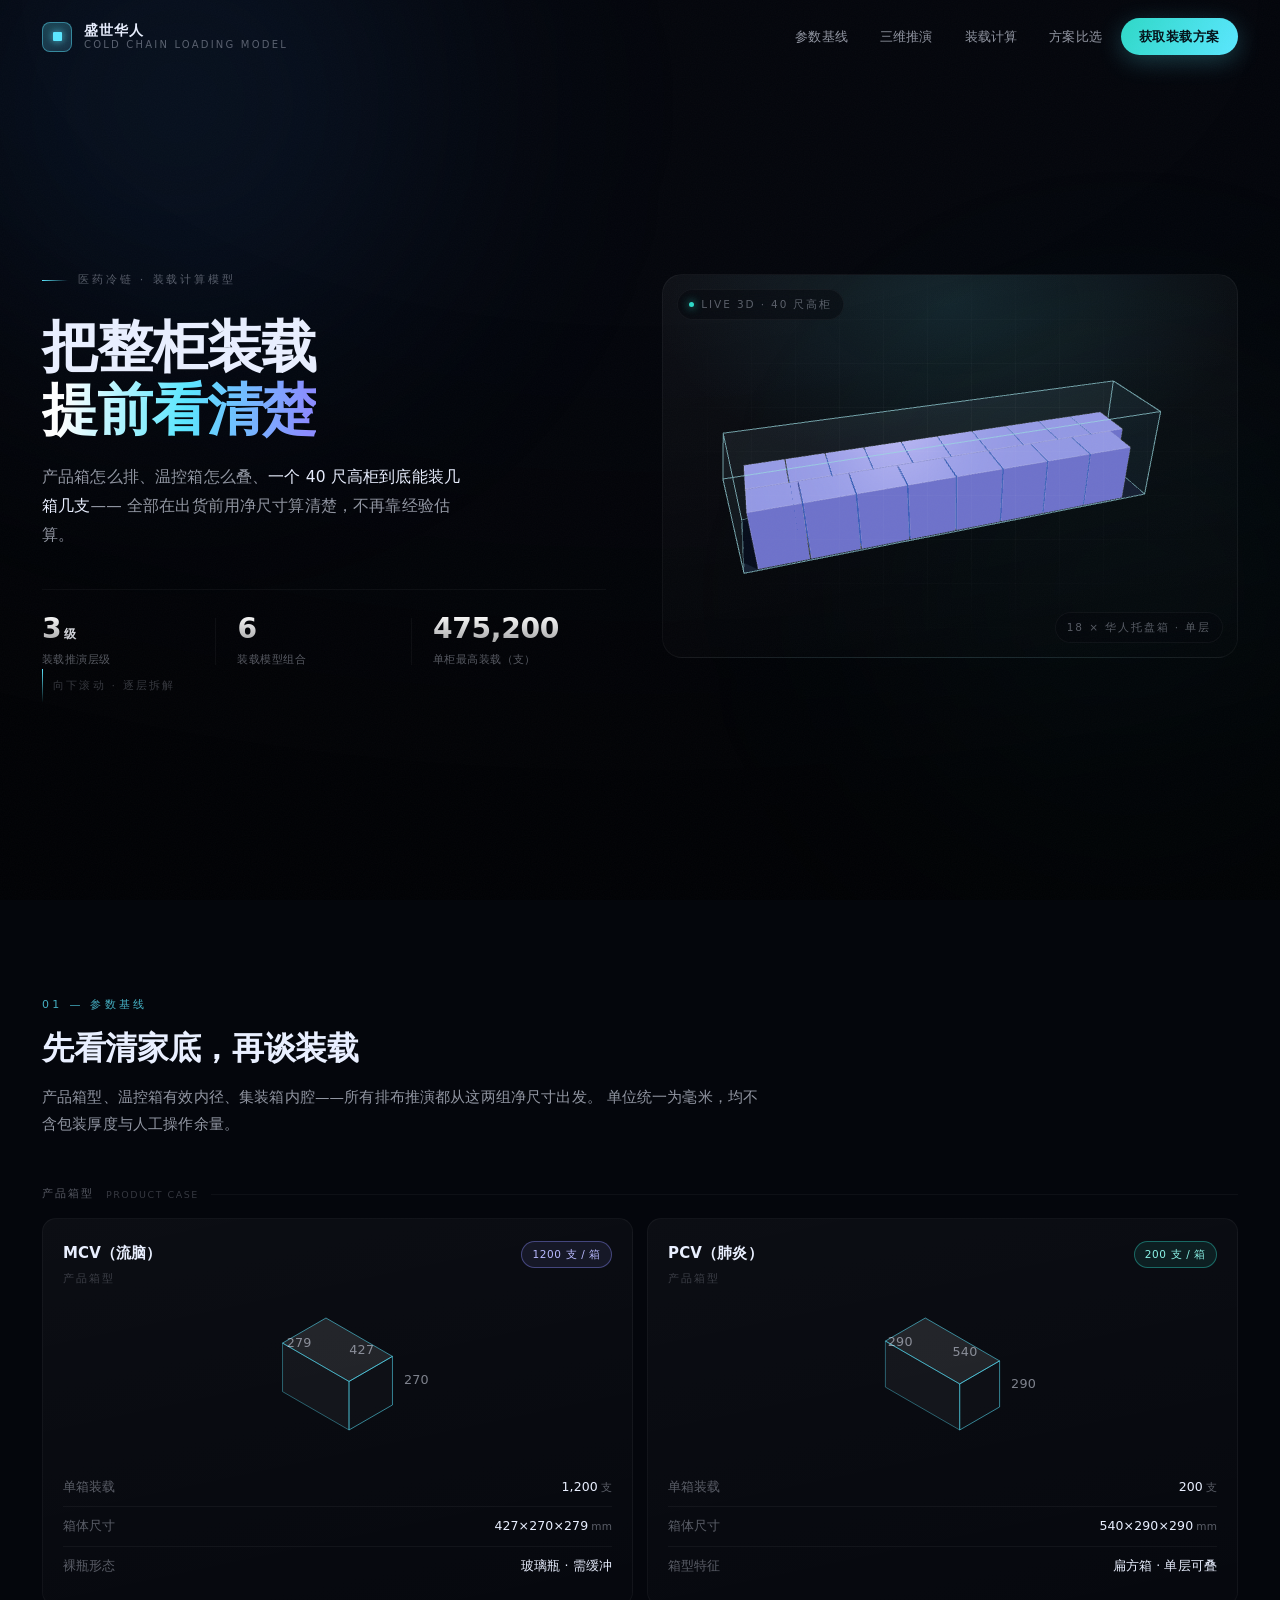
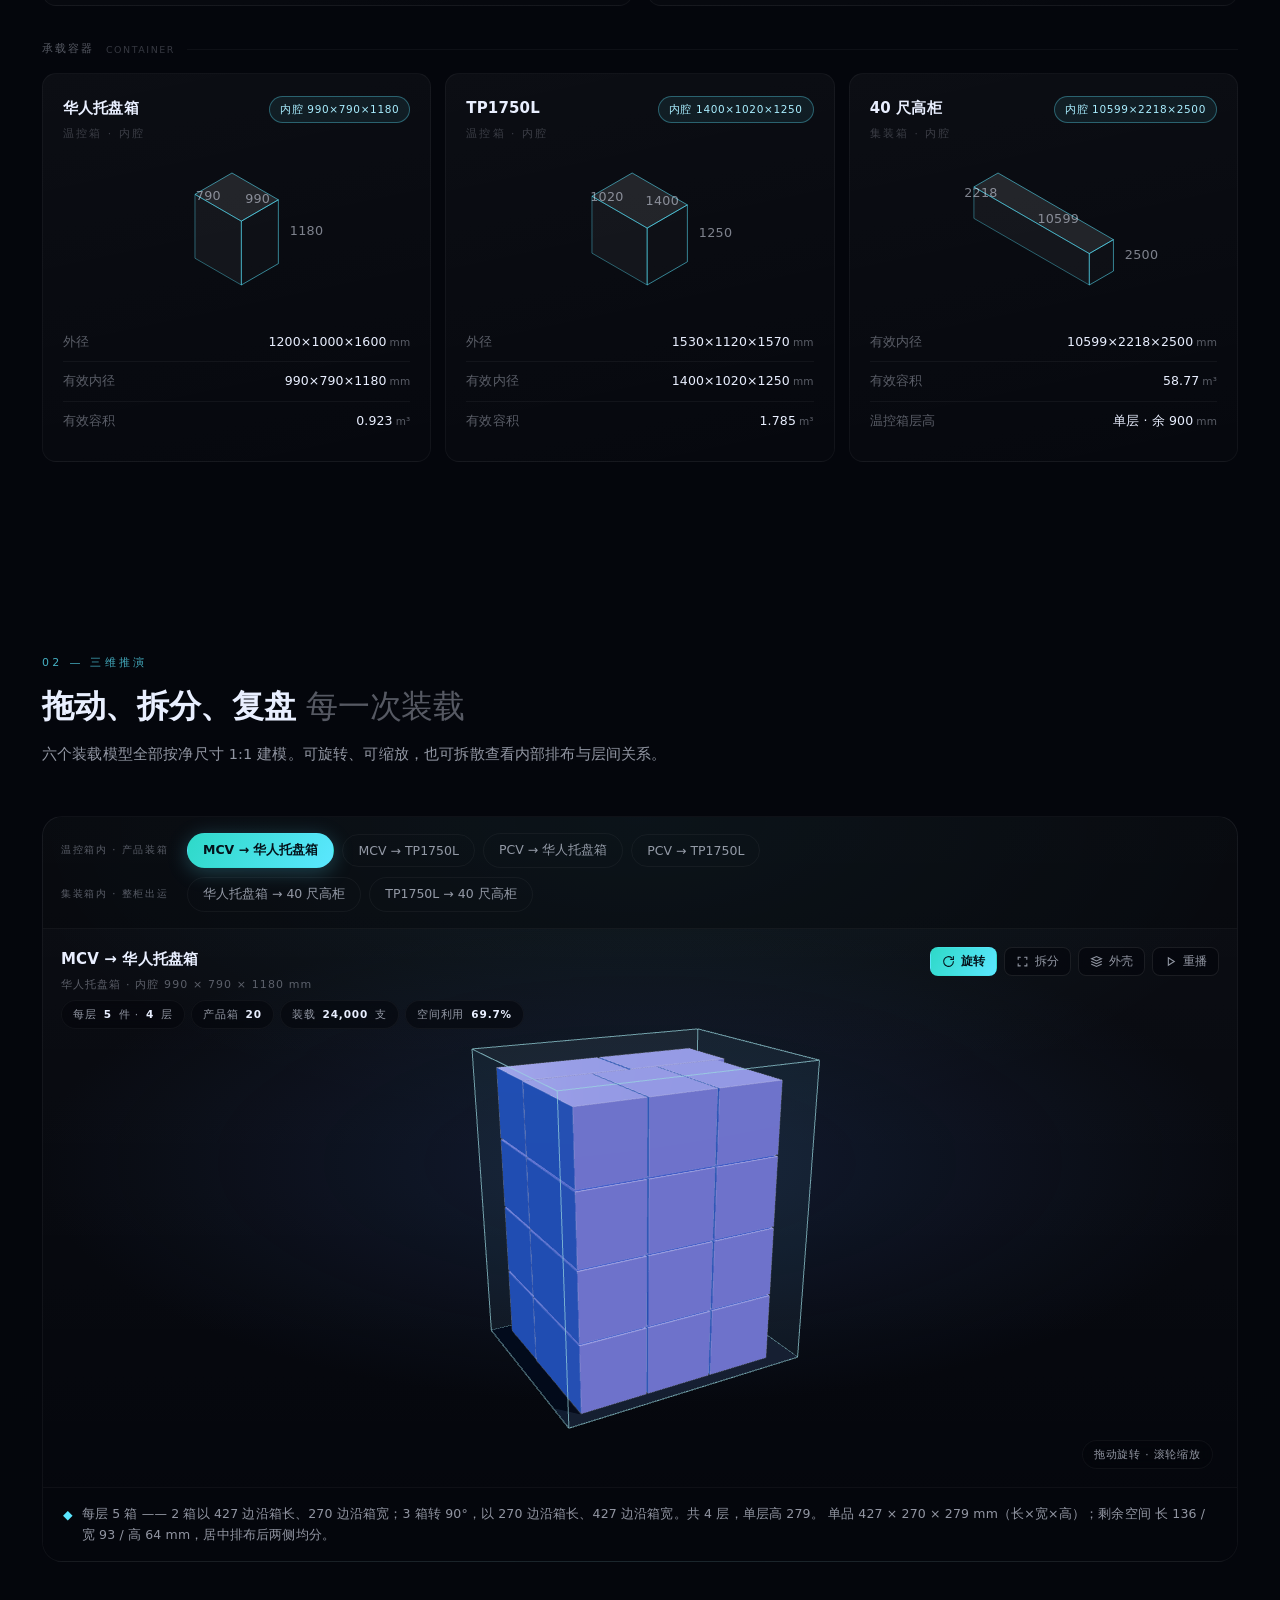
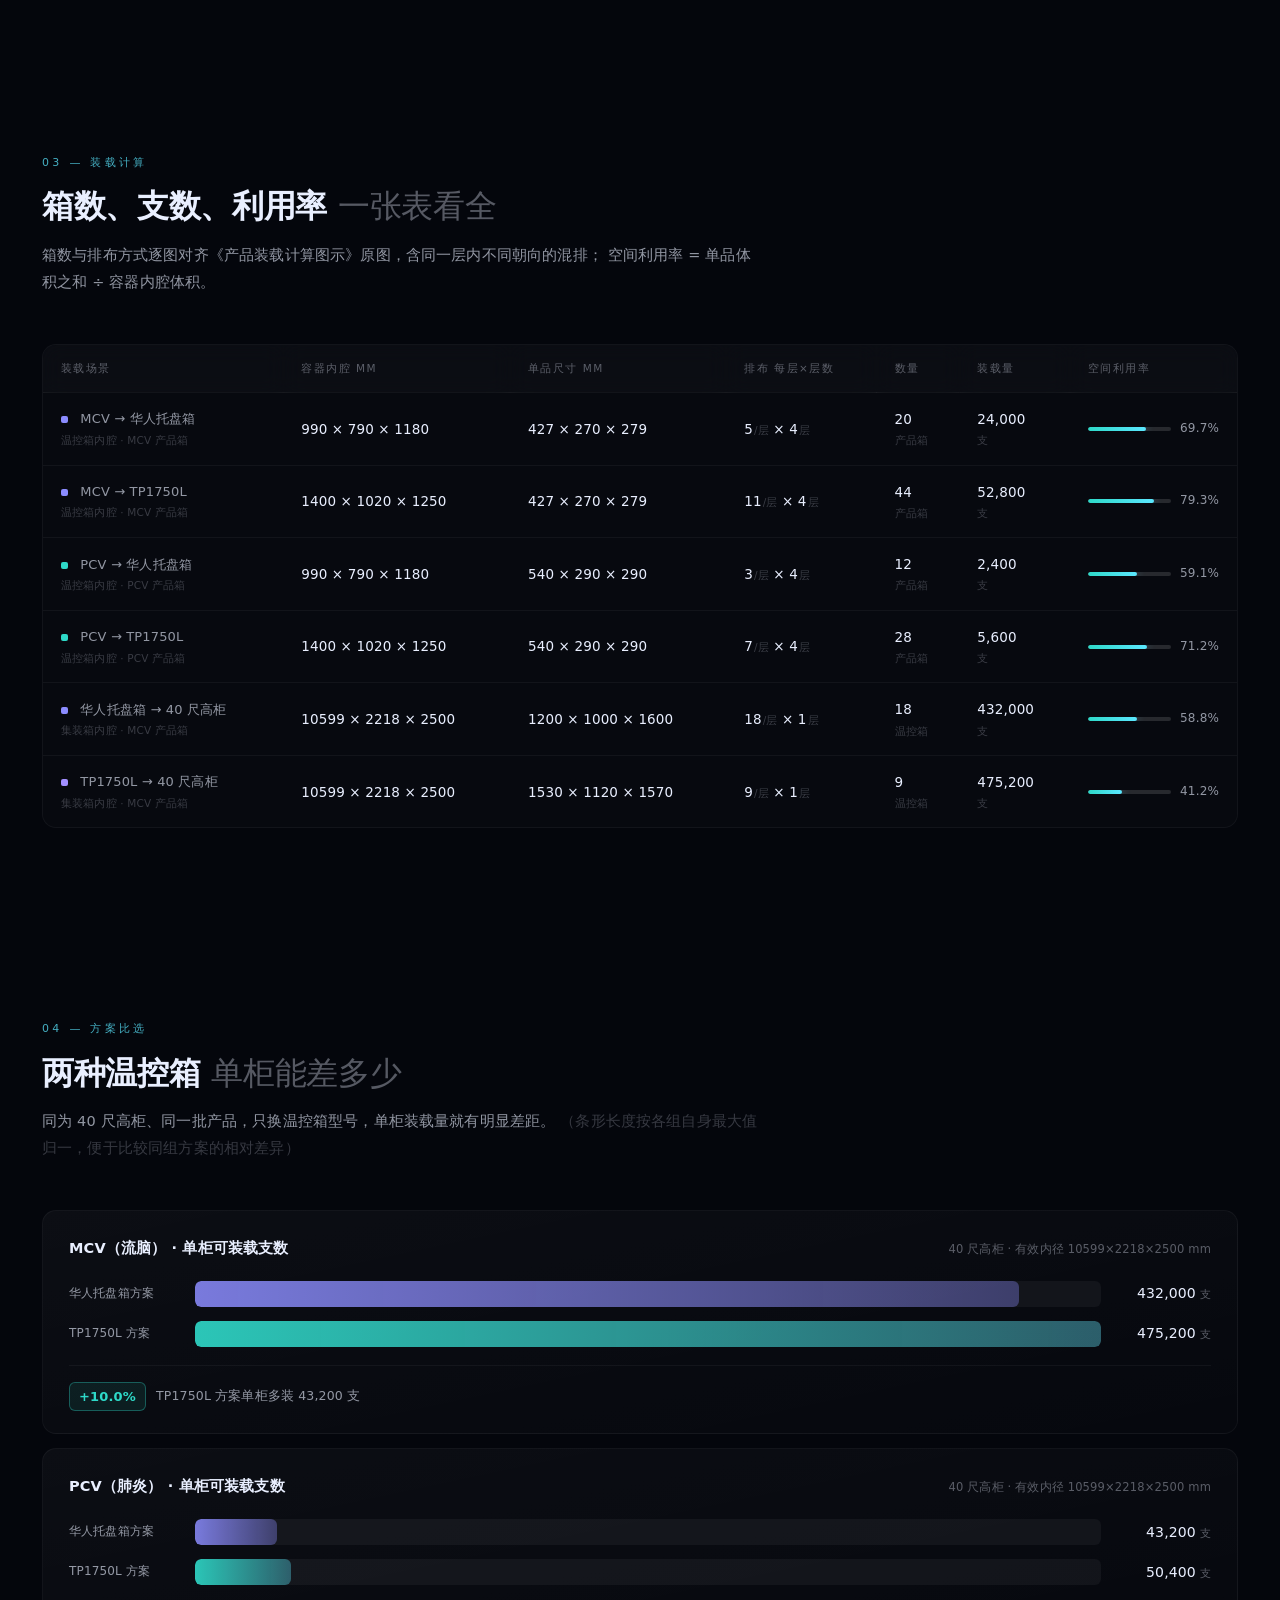
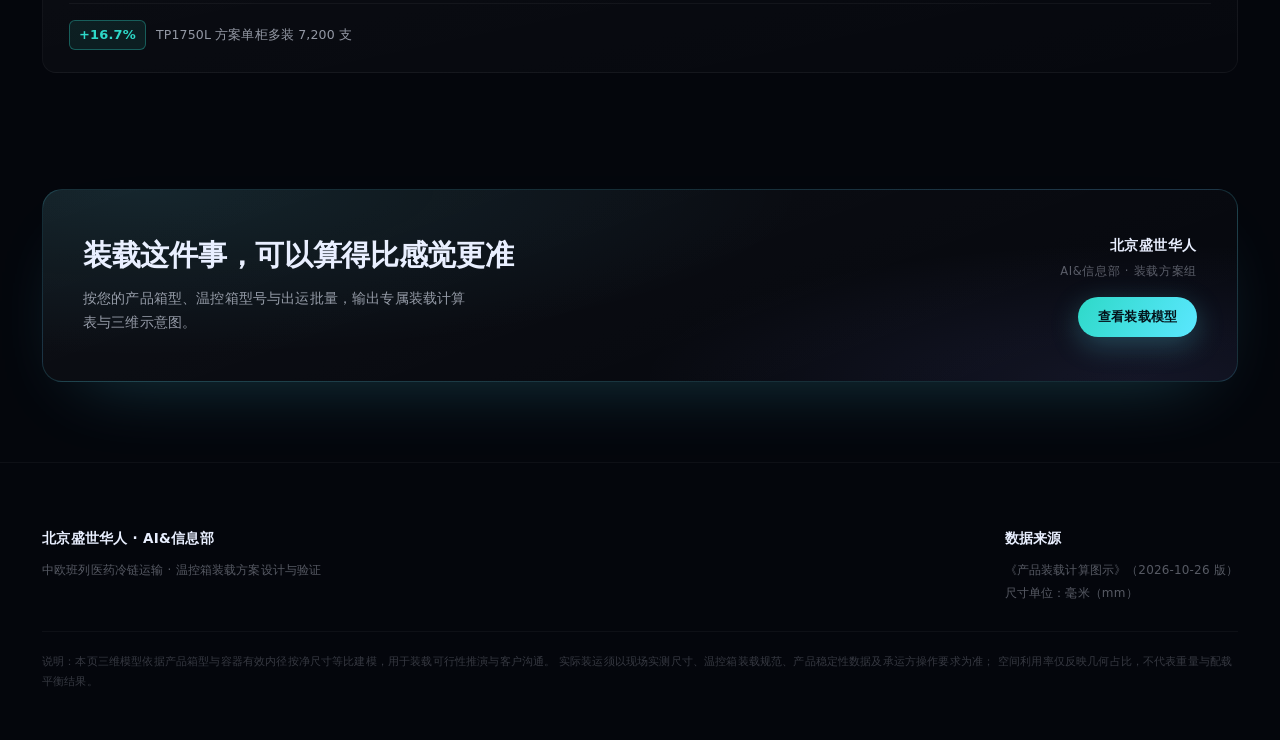
<file: index.html>
<!DOCTYPE html>
<html lang="zh-CN">
<head>
<meta charset="utf-8">
<meta name="viewport" content="width=device-width,initial-scale=1,viewport-fit=cover">
<meta name="theme-color" content="#04060C">
<meta name="robots" content="noindex,nofollow,noarchive">
<title>装载计算可视化 · 医药冷链温控箱与整柜装载方案</title>
<meta name="description" content="基于产品箱型、温控箱有效内径与 40 尺高柜内腔的三级装载模型，1:1 三维还原装箱效果，箱数、支数、空间利用率一屏看全。">
<link rel="icon" href="data:image/svg+xml,%3Csvg xmlns='http://www.w3.org/2000/svg' viewBox='0 0 32 32'%3E%3Crect width='32' height='32' rx='8' fill='%23070B14'/%3E%3Cpath d='M16 6l9 5v10l-9 5-9-5V11z' fill='none' stroke='%235BE7FF' stroke-width='2'/%3E%3C/svg%3E">
<link rel="stylesheet" href="styles.css">
</head>
<body>

<div class="bg-layer"></div>
<div class="vignette"></div>
<div class="grain"></div>
<div class="progress" id="progress"></div>

<!-- ================= NAV ================= -->
<header class="nav" id="nav">
  <div class="wrap nav-inner">
    <div class="brand">
      <div class="brand-mark"><i></i></div>
      <div class="brand-txt">
        <b>盛世华人</b>
        <span>Cold Chain Loading Model</span>
      </div>
    </div>
    <nav class="nav-links">
      <a href="#params">参数基线</a>
      <a href="#stage-sec">三维推演</a>
      <a href="#calc">装载计算</a>
      <a href="#compare-sec">方案比选</a>
      <a href="#contact" class="nav-cta">获取装载方案</a>
    </nav>
  </div>
</header>

<main>

<!-- ================= HERO ================= -->
<section class="hero">
  <div class="wrap hero-grid grid-wrap">
    <div>
      <div class="eyebrow reveal">医药冷链 · 装载计算模型</div>
      <h1 class="reveal d1">
        把整柜装载<br>
        <span class="grad">提前看清楚</span>
      </h1>
      <p class="lede reveal d2">
        产品箱怎么排、温控箱怎么叠、<b>一个 40 尺高柜到底能装几箱几支</b>——
        全部在出货前用净尺寸算清楚，不再靠经验估算。
      </p>

      <div class="hero-stats reveal d3">
        <div class="hstat">
          <div class="n">3<span class="u">级</span></div>
          <div class="l">装载推演层级</div>
        </div>
        <div class="hstat">
          <div class="n" data-count="6">0</div>
          <div class="l">装载模型组合</div>
        </div>
        <div class="hstat">
          <div class="n" data-count="475200">0</div>
          <div class="l">单柜最高装载（支）</div>
        </div>
      </div>
    </div>

    <div class="hero-visual reveal d2">
      <div class="canvas-frame">
        <canvas id="heroCanvas"></canvas>
        <div class="frame-tag tl"><span class="dot"></span>Live 3D · 40 尺高柜</div>
        <div class="frame-tag br">18 × 华人托盘箱 · 单层</div>
      </div>
    </div>
  </div>

  <div class="wrap hint-wrap">
    <div class="scroll-hint"><span class="bar"></span>向下滚动 · 逐层拆解</div>
  </div>
</section>

<!-- ================= 参数 ================= -->
<section class="section" id="params">
  <div class="wrap">
    <div class="sec-head reveal">
      <div class="sec-index">01 — 参数基线</div>
      <h2 class="sec-title">先看清家底，再谈装载</h2>
      <p class="sec-sub">
        产品箱型、温控箱有效内径、集装箱内腔——所有排布推演都从这两组净尺寸出发。
        单位统一为毫米，均不含包装厚度与人工操作余量。
      </p>
    </div>
    <div class="grp-label reveal">产品箱型 <i>Product Case</i></div>
    <div class="cards p2" id="cardsProduct"></div>

    <div class="grp-label reveal">承载容器 <i>Container</i></div>
    <div class="cards p3" id="cardsCont"></div>
  </div>
</section>

<!-- ================= 3D 舞台 ================= -->
<section class="section" id="stage-sec">
  <div class="wrap">
    <div class="sec-head reveal">
      <div class="sec-index">02 — 三维推演</div>
      <h2 class="sec-title">拖动、拆分、复盘 <em>每一次装载</em></h2>
      <p class="sec-sub">
        六个装载模型全部按净尺寸 1:1 建模。可旋转、可缩放，也可拆散查看内部排布与层间关系。
      </p>
    </div>

    <div class="stage-shell reveal d1">
      <div class="stage-tabs" id="tabs"></div>

      <div class="stage">
        <canvas id="stageCanvas"></canvas>
        <div class="hud">
          <div class="hud-tl">
            <div class="hud-title" id="hudTitle">—</div>
            <div class="hud-sub" id="hudSub">—</div>
            <div id="hudChips"></div>
          </div>
          <div class="hud-tr">
            <button class="ctl on" id="btnRotate" title="自动旋转">
              <svg viewBox="0 0 24 24" fill="none" stroke="currentColor" stroke-width="2" stroke-linecap="round"><path d="M21 12a9 9 0 1 1-3-6.7"/><path d="M21 3v5h-5"/></svg>
              旋转
            </button>
            <button class="ctl" id="btnExplode" title="拆分视图">
              <svg viewBox="0 0 24 24" fill="none" stroke="currentColor" stroke-width="2" stroke-linecap="round"><path d="M4 8V4h4M20 16v4h-4M20 8V4h-4M4 16v4h4"/></svg>
              拆分
            </button>
            <button class="ctl" id="btnShell" title="外壳显隐">
              <svg viewBox="0 0 24 24" fill="none" stroke="currentColor" stroke-width="2" stroke-linecap="round"><path d="M3 7l9-4 9 4-9 4-9-4z"/><path d="M3 12l9 4 9-4"/><path d="M3 17l9 4 9-4"/></svg>
              外壳
            </button>
            <button class="ctl" id="btnReplay" title="重播装箱动画">
              <svg viewBox="0 0 24 24" fill="none" stroke="currentColor" stroke-width="2" stroke-linecap="round"><path d="M8 5v14l11-7z"/></svg>
              重播
            </button>
          </div>
          <div class="hud-br">
            <span class="hud-chip">拖动旋转 · 滚轮缩放</span>
          </div>
        </div>
      </div>

      <div class="stage-note" id="stageNote"></div>
    </div>
  </div>
</section>

<!-- ================= 计算表 ================= -->
<section class="section" id="calc">
  <div class="wrap">
    <div class="sec-head reveal">
      <div class="sec-index">03 — 装载计算</div>
      <h2 class="sec-title">箱数、支数、利用率 <em>一张表看全</em></h2>
      <p class="sec-sub">
        箱数与排布方式逐图对齐《产品装载计算图示》原图，含同一层内不同朝向的混排；
        空间利用率 = 单品体积之和 ÷ 容器内腔体积。
      </p>
    </div>

    <div class="tbl-wrap reveal d1">
      <table>
        <thead>
          <tr>
            <th>装载场景</th>
            <th>容器内腔 mm</th>
            <th>单品尺寸 mm</th>
            <th>排布 每层×层数</th>
            <th>数量</th>
            <th>装载量</th>
            <th>空间利用率</th>
          </tr>
        </thead>
        <tbody id="tblBody"></tbody>
      </table>
    </div>
  </div>
</section>

<!-- ================= 对比 ================= -->
<section class="section" id="compare-sec">
  <div class="wrap">
    <div class="sec-head reveal">
      <div class="sec-index">04 — 方案比选</div>
      <h2 class="sec-title">两种温控箱 <em>单柜能差多少</em></h2>
      <p class="sec-sub">
        同为 40 尺高柜、同一批产品，只换温控箱型号，单柜装载量就有明显差距。
        <span style="color:var(--ink-4)">（条形长度按各组自身最大值归一，便于比较同组方案的相对差异）</span>
      </p>
    </div>
    <div class="compare" id="compare"></div>
  </div>
</section>

</main>

<!-- ================= 结尾 CTA ================= -->
<section class="cta-band">
  <div class="wrap">
    <div class="cta-inner reveal">
      <div>
        <h2>装载这件事，<span class="grad">可以算得比感觉更准</span></h2>
        <p>按您的产品箱型、温控箱型号与出运批量，输出专属装载计算表与三维示意图。</p>
      </div>
      <div class="cta-side">
        <div class="cta-brand">北京盛世华人</div>
        <div class="cta-dept">AI&信息部 · 装载方案组</div>
        <a class="cta-btn" href="#params">查看装载模型</a>
      </div>
    </div>
  </div>
</section>

<!-- ================= FOOTER ================= -->
<footer class="footer" id="contact">
  <div class="wrap">
    <div class="footer-grid">
      <div>
        <h4>北京盛世华人 · AI&信息部</h4>
        <p>中欧班列医药冷链运输 · 温控箱装载方案设计与验证</p>
      </div>
      <div>
        <h4>数据来源</h4>
        <p>《产品装载计算图示》（2026-10-26 版）<br>尺寸单位：毫米（mm）</p>
      </div>
    </div>
    <div class="fine">
      说明：本页三维模型依据产品箱型与容器有效内径按净尺寸等比建模，用于装载可行性推演与客户沟通。
      实际装运须以现场实测尺寸、温控箱装载规范、产品稳定性数据及承运方操作要求为准；
      空间利用率仅反映几何占比，不代表重量与配载平衡结果。
    </div>
  </div>
</footer>

<script src="libs/three.min.js"></script>
<script src="app.js"></script>
</body>
</html>
</file>
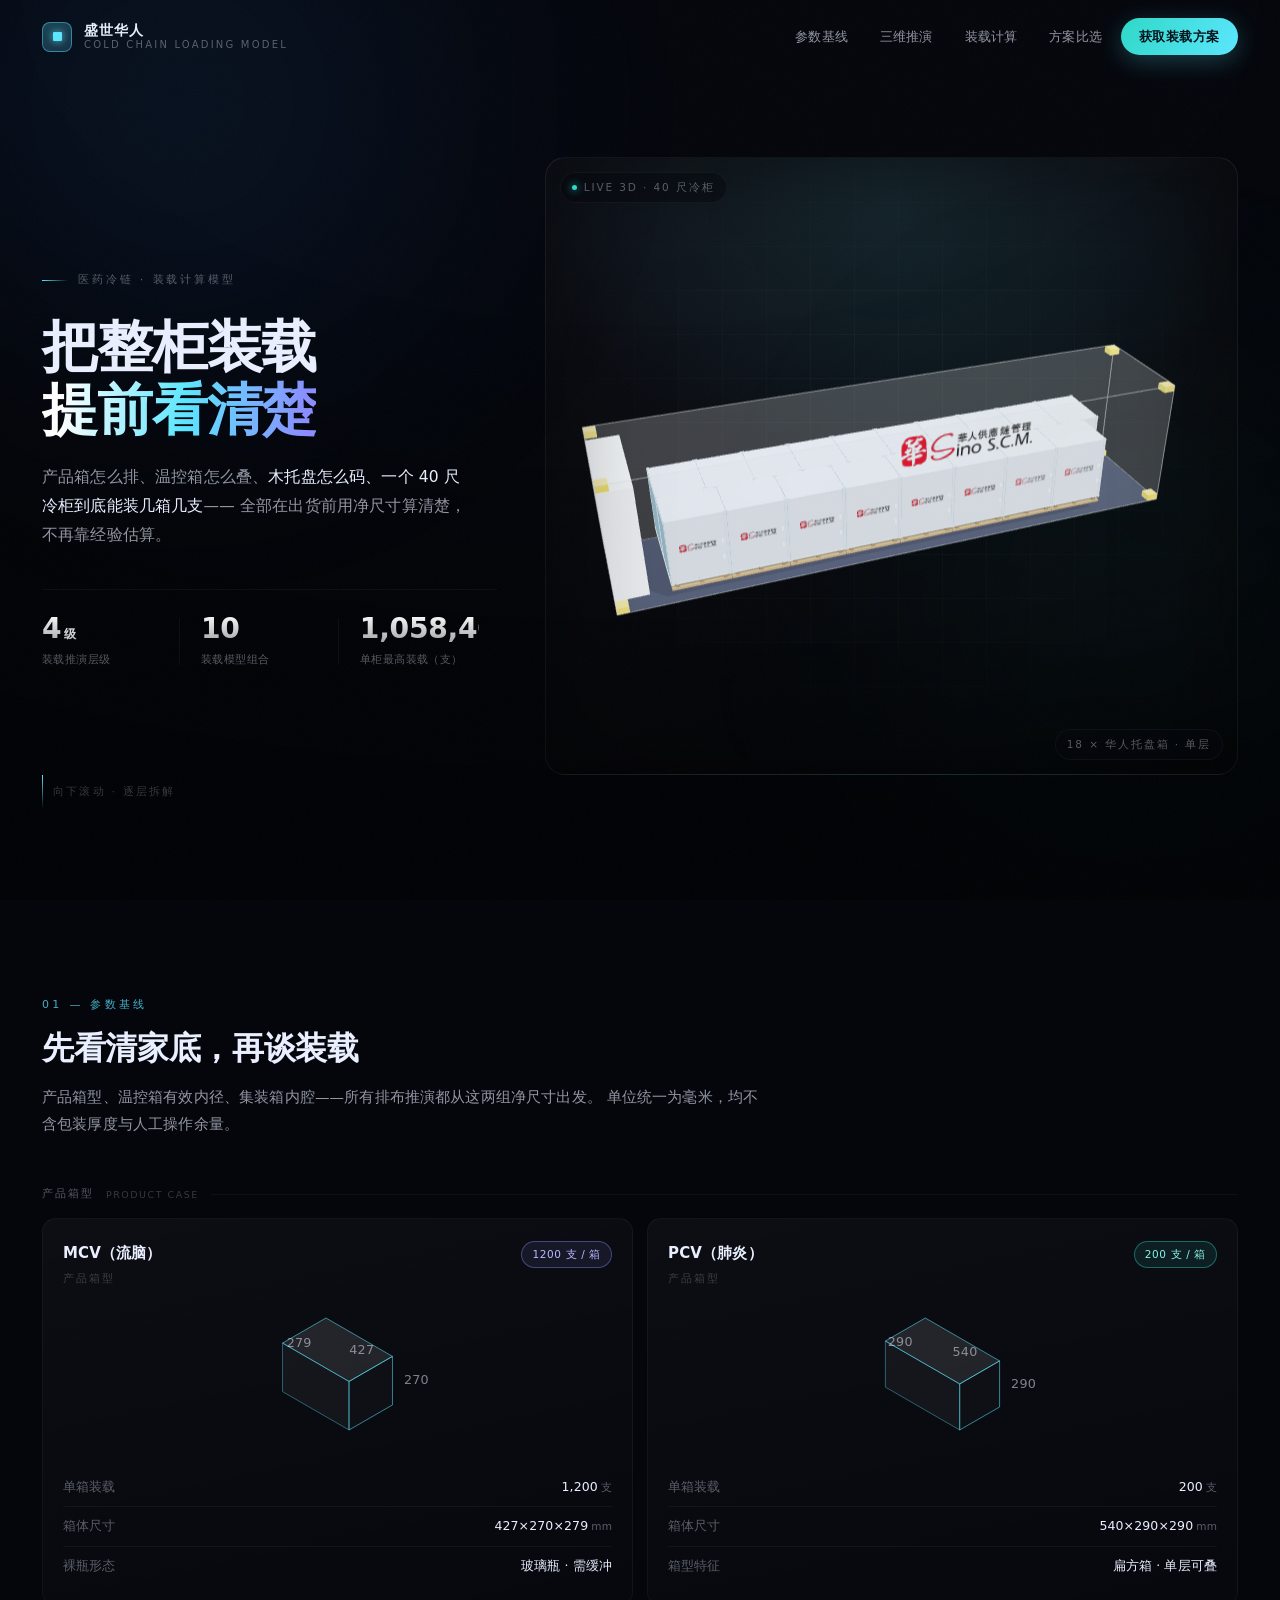
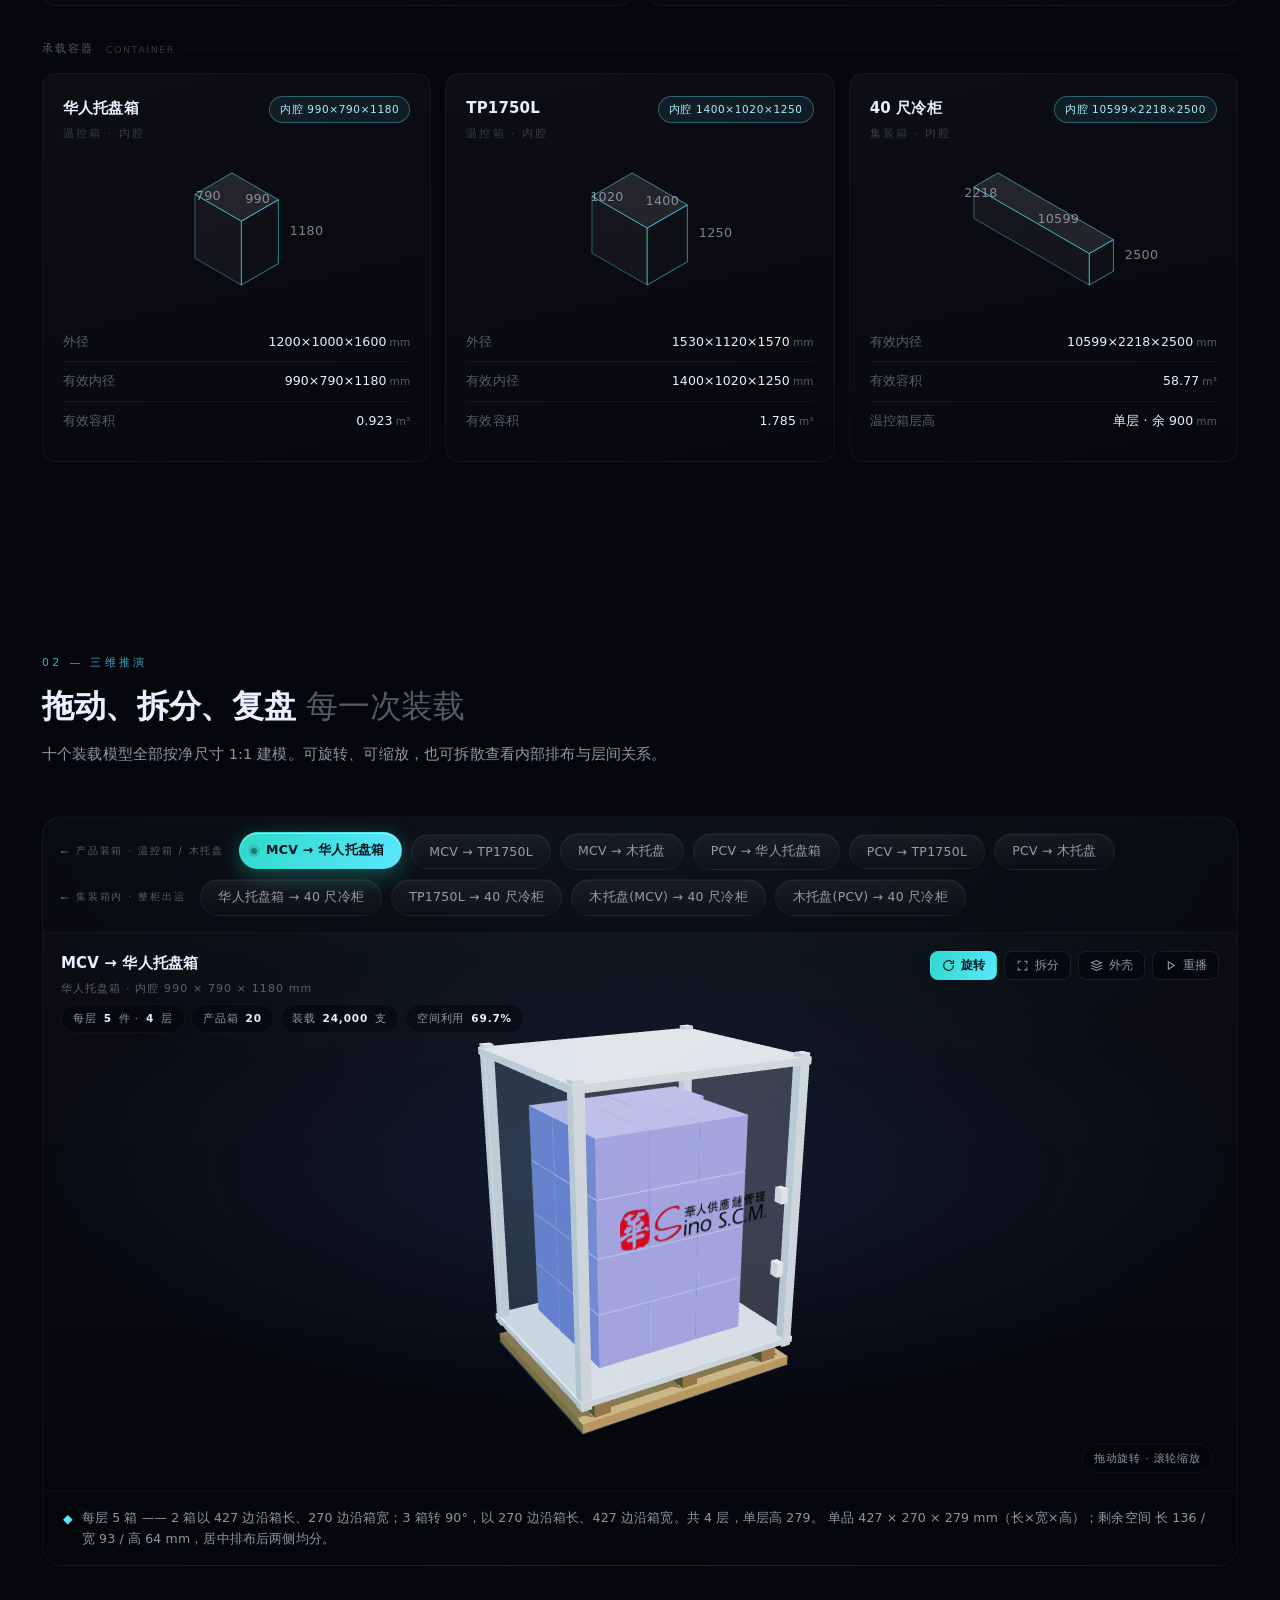
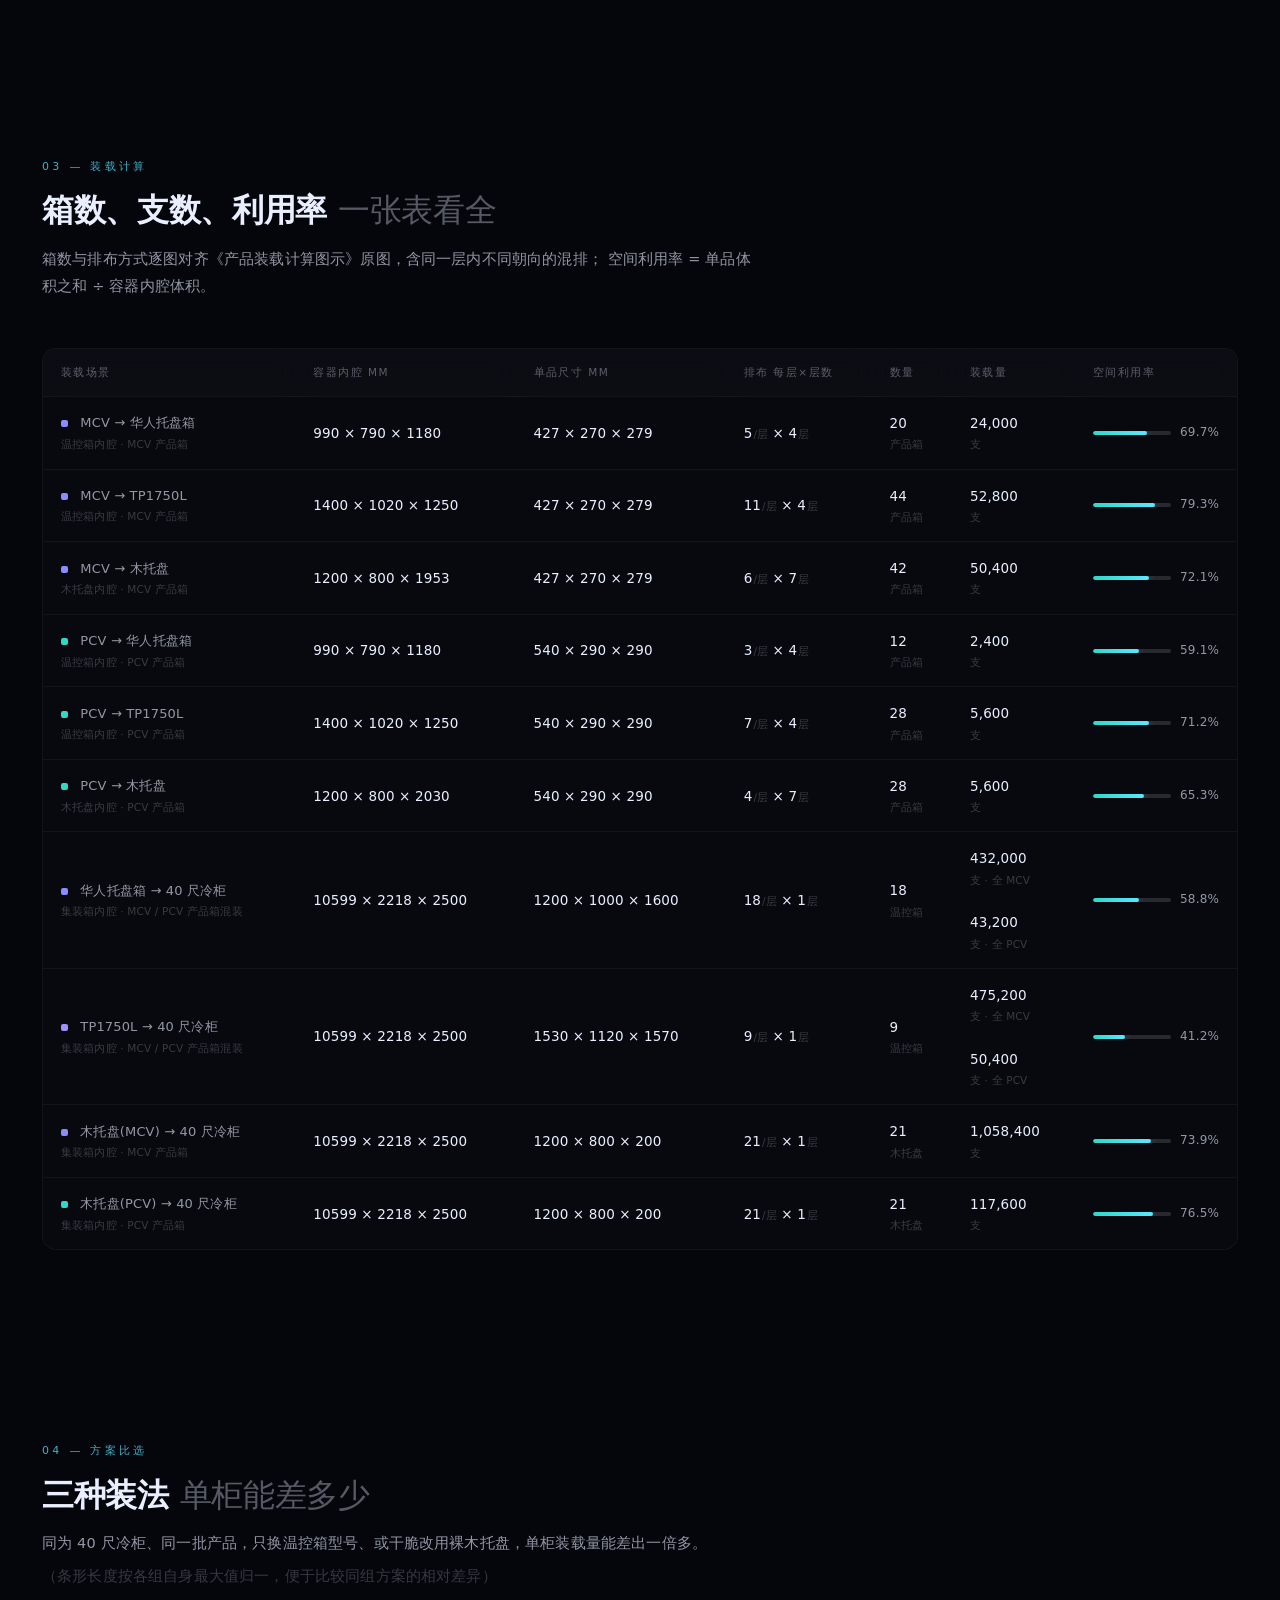
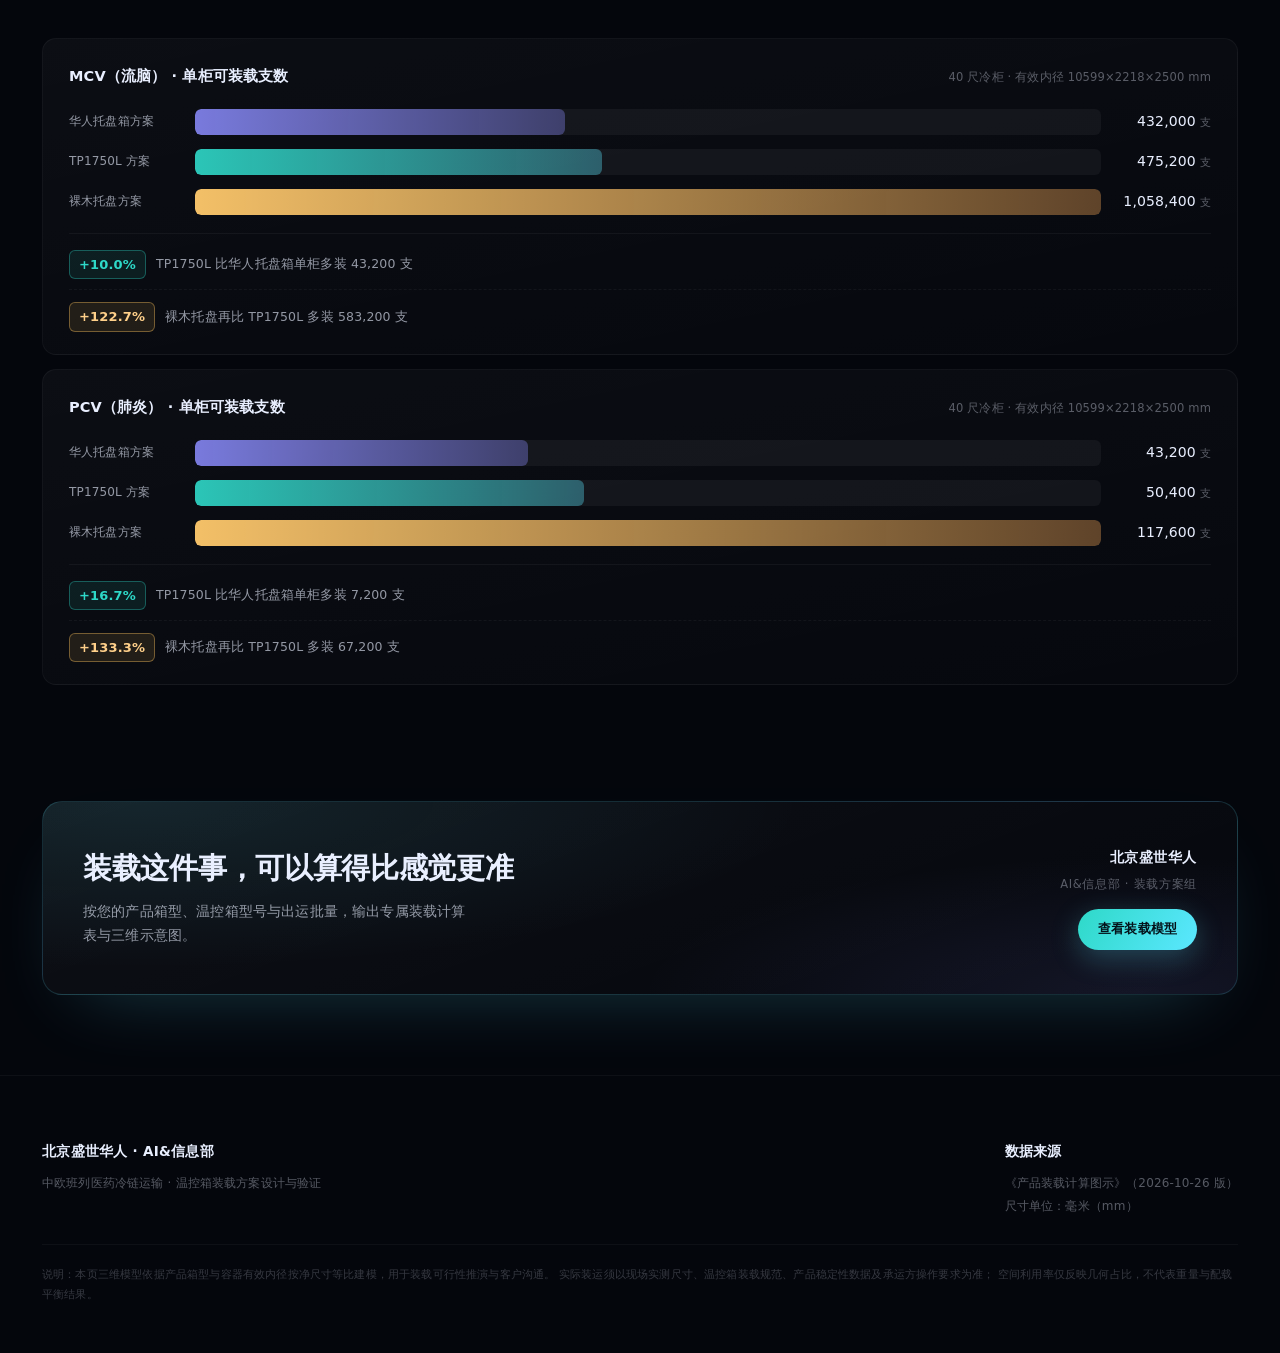
<file: v2/index.html>
<!DOCTYPE html>
<html lang="zh-CN">
<head>
<meta charset="utf-8">
<meta name="viewport" content="width=device-width,initial-scale=1,viewport-fit=cover">
<meta name="theme-color" content="#04060C">
<meta name="robots" content="noindex,nofollow,noarchive">
<title>装载计算可视化 · 医药冷链温控箱 / 木托盘 / 整柜装载方案</title>
<meta name="description" content="基于产品箱型、温控箱有效内径、木托盘尺寸与 40 尺冷柜内腔的多级装载模型，1:1 三维还原装箱效果，箱数、支数、空间利用率一屏看全。">
<link rel="icon" href="data:image/svg+xml,%3Csvg xmlns='http://www.w3.org/2000/svg' viewBox='0 0 32 32'%3E%3Crect width='32' height='32' rx='8' fill='%23070B14'/%3E%3Cpath d='M16 6l9 5v10l-9 5-9-5V11z' fill='none' stroke='%235BE7FF' stroke-width='2'/%3E%3C/svg%3E">
<link rel="stylesheet" href="styles.css?v=v3cmp20261028">
</head>
<body>

<div class="bg-layer"></div>
<div class="vignette"></div>
<div class="grain"></div>
<div class="progress" id="progress"></div>

<!-- ================= NAV ================= -->
<header class="nav" id="nav">
  <div class="wrap nav-inner">
    <div class="brand">
      <div class="brand-mark"><i></i></div>
      <div class="brand-txt">
        <b>盛世华人</b>
        <span>Cold Chain Loading Model</span>
      </div>
    </div>
    <nav class="nav-links">
      <a href="#params">参数基线</a>
      <a href="#stage-sec">三维推演</a>
      <a href="#calc">装载计算</a>
      <a href="#compare-sec">方案比选</a>
      <a href="#contact" class="nav-cta">获取装载方案</a>
    </nav>
  </div>
</header>

<main>

<!-- ================= HERO ================= -->
<section class="hero">
  <div class="wrap hero-grid grid-wrap">
    <div>
      <div class="eyebrow reveal">医药冷链 · 装载计算模型</div>
      <h1 class="reveal d1">
        把整柜装载<br>
        <span class="grad">提前看清楚</span>
      </h1>
      <p class="lede reveal d2">
        产品箱怎么排、温控箱怎么叠、<b>木托盘怎么码、一个 40 尺冷柜到底能装几箱几支</b>——
        全部在出货前用净尺寸算清楚，不再靠经验估算。
      </p>

      <div class="hero-stats reveal d3">
        <div class="hstat">
          <div class="n">4<span class="u">级</span></div>
          <div class="l">装载推演层级</div>
        </div>
        <div class="hstat">
          <div class="n" data-count="10">0</div>
          <div class="l">装载模型组合</div>
        </div>
        <div class="hstat">
          <div class="n" data-count="1058400">0</div>
          <div class="l">单柜最高装载（支）</div>
        </div>
      </div>
    </div>

    <div class="hero-visual reveal d2">
      <div class="canvas-frame">
        <canvas id="heroCanvas"></canvas>
        <div class="frame-tag tl"><span class="dot"></span>Live 3D · 40 尺冷柜</div>
        <div class="frame-tag br">18 × 华人托盘箱 · 单层</div>
      </div>
    </div>
  </div>

  <div class="wrap hint-wrap">
    <div class="scroll-hint"><span class="bar"></span>向下滚动 · 逐层拆解</div>
  </div>
</section>

<!-- ================= 参数 ================= -->
<section class="section" id="params">
  <div class="wrap">
    <div class="sec-head reveal">
      <div class="sec-index">01 — 参数基线</div>
      <h2 class="sec-title">先看清家底，再谈装载</h2>
      <p class="sec-sub">
        产品箱型、温控箱有效内径、集装箱内腔——所有排布推演都从这两组净尺寸出发。
        单位统一为毫米，均不含包装厚度与人工操作余量。
      </p>
    </div>
    <div class="grp-label reveal">产品箱型 <i>Product Case</i></div>
    <div class="cards p2" id="cardsProduct"></div>

    <div class="grp-label reveal">承载容器 <i>Container</i></div>
    <div class="cards p3" id="cardsCont"></div>
  </div>
</section>

<!-- ================= 3D 舞台 ================= -->
<section class="section" id="stage-sec">
  <div class="wrap">
    <div class="sec-head reveal">
      <div class="sec-index">02 — 三维推演</div>
      <h2 class="sec-title">拖动、拆分、复盘 <em>每一次装载</em></h2>
      <p class="sec-sub">
        十个装载模型全部按净尺寸 1:1 建模。可旋转、可缩放，也可拆散查看内部排布与层间关系。
      </p>
    </div>

    <div class="stage-shell reveal d1">
      <div class="stage-tabs" id="tabs"></div>

      <div class="stage">
        <canvas id="stageCanvas"></canvas>
        <div class="hud">
          <div class="hud-tl">
            <div class="hud-title" id="hudTitle">—</div>
            <div class="hud-sub" id="hudSub">—</div>
            <div id="hudChips"></div>
          </div>
          <div class="hud-tr">
            <button class="ctl on" id="btnRotate" title="自动旋转">
              <svg viewBox="0 0 24 24" fill="none" stroke="currentColor" stroke-width="2" stroke-linecap="round"><path d="M21 12a9 9 0 1 1-3-6.7"/><path d="M21 3v5h-5"/></svg>
              旋转
            </button>
            <button class="ctl" id="btnExplode" title="拆分视图">
              <svg viewBox="0 0 24 24" fill="none" stroke="currentColor" stroke-width="2" stroke-linecap="round"><path d="M4 8V4h4M20 16v4h-4M20 8V4h-4M4 16v4h4"/></svg>
              拆分
            </button>
            <button class="ctl" id="btnShell" title="外壳显隐">
              <svg viewBox="0 0 24 24" fill="none" stroke="currentColor" stroke-width="2" stroke-linecap="round"><path d="M3 7l9-4 9 4-9 4-9-4z"/><path d="M3 12l9 4 9-4"/><path d="M3 17l9 4 9-4"/></svg>
              外壳
            </button>
            <button class="ctl" id="btnReplay" title="重播装箱动画">
              <svg viewBox="0 0 24 24" fill="none" stroke="currentColor" stroke-width="2" stroke-linecap="round"><path d="M8 5v14l11-7z"/></svg>
              重播
            </button>
          </div>
          <div class="hud-br">
            <span class="hud-chip">拖动旋转 · 滚轮缩放</span>
          </div>
        </div>
      </div>

      <div class="stage-note" id="stageNote"></div>
    </div>
  </div>
</section>

<!-- ================= 计算表 ================= -->
<section class="section" id="calc">
  <div class="wrap">
    <div class="sec-head reveal">
      <div class="sec-index">03 — 装载计算</div>
      <h2 class="sec-title">箱数、支数、利用率 <em>一张表看全</em></h2>
      <p class="sec-sub">
        箱数与排布方式逐图对齐《产品装载计算图示》原图，含同一层内不同朝向的混排；
        空间利用率 = 单品体积之和 ÷ 容器内腔体积。
      </p>
    </div>

    <div class="tbl-wrap reveal d1">
      <table>
        <thead>
          <tr>
            <th>装载场景</th>
            <th>容器内腔 mm</th>
            <th>单品尺寸 mm</th>
            <th>排布 每层×层数</th>
            <th>数量</th>
            <th>装载量</th>
            <th>空间利用率</th>
          </tr>
        </thead>
        <tbody id="tblBody"></tbody>
      </table>
    </div>
  </div>
</section>

<!-- ================= 对比 ================= -->
<section class="section" id="compare-sec">
  <div class="wrap">
    <div class="sec-head reveal">
      <div class="sec-index">04 — 方案比选</div>
      <h2 class="sec-title">三种装法 <em>单柜能差多少</em></h2>
      <p class="sec-sub">
        同为 40 尺冷柜、同一批产品，只换温控箱型号、或干脆改用裸木托盘，单柜装载量能差出一倍多。
        <span style="display:block;margin-top:6px;color:var(--ink-4)">（条形长度按各组自身最大值归一，便于比较同组方案的相对差异）</span>
      </p>
    </div>
    <div class="compare" id="compare"></div>
  </div>
</section>

</main>

<!-- ================= 结尾 CTA ================= -->
<section class="cta-band">
  <div class="wrap">
    <div class="cta-inner reveal">
      <div>
        <h2>装载这件事，<span class="grad">可以算得比感觉更准</span></h2>
        <p>按您的产品箱型、温控箱型号与出运批量，输出专属装载计算表与三维示意图。</p>
      </div>
      <div class="cta-side">
        <div class="cta-brand">北京盛世华人</div>
        <div class="cta-dept">AI&信息部 · 装载方案组</div>
        <a class="cta-btn" href="#params">查看装载模型</a>
      </div>
    </div>
  </div>
</section>

<!-- ================= FOOTER ================= -->
<footer class="footer" id="contact">
  <div class="wrap">
    <div class="footer-grid">
      <div>
        <h4>北京盛世华人 · AI&信息部</h4>
        <p>中欧班列医药冷链运输 · 温控箱装载方案设计与验证</p>
      </div>
      <div>
        <h4>数据来源</h4>
        <p>《产品装载计算图示》（2026-10-26 版）<br>尺寸单位：毫米（mm）</p>
      </div>
    </div>
    <div class="fine">
      说明：本页三维模型依据产品箱型与容器有效内径按净尺寸等比建模，用于装载可行性推演与客户沟通。
      实际装运须以现场实测尺寸、温控箱装载规范、产品稳定性数据及承运方操作要求为准；
      空间利用率仅反映几何占比，不代表重量与配载平衡结果。
    </div>
  </div>
</footer>

<script src="libs/three.min.js?v=v3cmp20261028"></script>
<script src="app.js?v=v3cmp20261028"></script>
</body>
</html>
</file>
<file: styles.css>
/* ============================================================
   盛世华人 · 装载计算可视化  H5
   Design System / 2026
   ============================================================ */

:root {
  /* ---- Surface ---- */
  --bg:        #04060C;
  --bg-raise:  #080C15;
  --glass:     rgba(255,255,255,.035);
  --glass-2:   rgba(255,255,255,.055);
  --line:      rgba(255,255,255,.085);
  --line-soft: rgba(255,255,255,.045);

  /* ---- Ink ---- */
  --ink:   #E9EFFF;
  --ink-2: rgba(233,239,255,.62);
  --ink-3: rgba(233,239,255,.36);
  --ink-4: rgba(233,239,255,.22);

  /* ---- Accent ---- */
  --cyan:   #5BE7FF;
  --mint:   #2ED9C8;
  --violet: #8B8CFF;
  --gold:   #E9C983;

  /* ---- Metrics ---- */
  --maxw: 1260px;
  --r-lg: 20px;
  --r-md: 14px;
  --r-sm: 10px;

  /* ---- Motion ---- */
  --ease: cubic-bezier(.22,.61,.36,1);
}

* { margin:0; padding:0; box-sizing:border-box; }

html { scroll-behavior:smooth; -webkit-text-size-adjust:100%; }

body {
  background:var(--bg);
  color:var(--ink);
  font-family:"PingFang SC","HarmonyOS Sans SC","Source Han Sans SC","Hiragino Sans GB","Microsoft YaHei",system-ui,-apple-system,sans-serif;
  font-size:16px;
  line-height:1.65;
  letter-spacing:.01em;
  -webkit-font-smoothing:antialiased;
  -moz-osx-font-smoothing:grayscale;
  overflow-x:hidden;
}

::selection { background:rgba(91,231,255,.28); }

/* ---------- Ambient background ---------- */
.bg-layer { position:fixed; inset:0; z-index:0; pointer-events:none; overflow:hidden; }
.bg-layer::before,
.bg-layer::after {
  content:""; position:absolute; border-radius:50%; filter:blur(120px); opacity:.5;
}
.bg-layer::before {
  width:64vw; height:64vw; left:-18vw; top:-24vw;
  background:radial-gradient(circle,rgba(46,120,214,.30),transparent 66%);
}
.bg-layer::after {
  width:56vw; height:56vw; right:-16vw; top:26vh;
  background:radial-gradient(circle,rgba(46,217,200,.16),transparent 68%);
}
.grain {
  position:fixed; inset:0; z-index:9998; pointer-events:none; opacity:.028;
  background-image:url("data:image/svg+xml,%3Csvg xmlns='http://www.w3.org/2000/svg' width='140' height='140'%3E%3Cfilter id='n'%3E%3CfeTurbulence type='fractalNoise' baseFrequency='.85' numOctaves='3' stitchTiles='stitch'/%3E%3C/filter%3E%3Crect width='140' height='140' filter='url(%23n)'/%3E%3C/svg%3E");
}
.vignette {
  position:fixed; inset:0; z-index:1; pointer-events:none;
  background:radial-gradient(120% 90% at 50% 0%,transparent 40%,rgba(0,0,0,.55) 100%);
}

/* ---------- Layout ---------- */
.wrap { width:100%; max-width:var(--maxw); margin:0 auto; padding:0 32px; }
@media (max-width:760px){ .wrap { padding:0 20px; } }

main { position:relative; z-index:2; }

/* ---------- Scroll progress ---------- */
.progress {
  position:fixed; top:0; left:0; height:2px; width:0%;
  background:linear-gradient(90deg,var(--mint),var(--cyan),var(--violet));
  z-index:9999; box-shadow:0 0 14px rgba(91,231,255,.6);
}

/* ---------- Nav ---------- */
.nav {
  position:fixed; top:0; left:0; right:0; z-index:900;
  padding:18px 0;
  transition:background .4s var(--ease),backdrop-filter .4s var(--ease),padding .4s var(--ease),border-color .4s var(--ease);
  border-bottom:1px solid transparent;
}
.nav.solid {
  background:rgba(4,6,12,.72);
  backdrop-filter:blur(18px) saturate(140%);
  -webkit-backdrop-filter:blur(18px) saturate(140%);
  border-bottom-color:var(--line-soft);
  padding:12px 0;
}
.nav-inner { display:flex; align-items:center; justify-content:space-between; gap:24px; }
.brand { display:flex; align-items:center; gap:12px; }
.brand-mark {
  width:30px; height:30px; position:relative; flex:0 0 auto;
  border:1px solid rgba(91,231,255,.5); border-radius:8px;
  display:grid; place-items:center;
  background:linear-gradient(150deg,rgba(91,231,255,.16),rgba(139,140,255,.08));
  box-shadow:0 0 22px rgba(91,231,255,.18) inset;
}
.brand-mark i {
  width:9px; height:9px; background:var(--cyan); border-radius:1px;
  box-shadow:0 0 10px var(--cyan);
  animation:pulse 2.6s ease-in-out infinite;
}
@keyframes pulse { 0%,100%{opacity:1;transform:scale(1)} 50%{opacity:.55;transform:scale(.82)} }
.brand-txt { display:flex; flex-direction:column; line-height:1.25; }
.brand-txt b { font-size:14px; font-weight:600; letter-spacing:.06em; }
.brand-txt span { font-size:10px; letter-spacing:.22em; color:var(--ink-3); text-transform:uppercase; }

.nav-links { display:flex; align-items:center; gap:6px; }
.nav-links a {
  color:var(--ink-2); text-decoration:none; font-size:13px; padding:7px 13px; border-radius:999px;
  transition:color .25s,background .25s;
}
.nav-links a:hover { color:var(--ink); background:var(--glass-2); }
.nav-cta {
  font-size:12.5px; color:#04121A !important; font-weight:600;
  background:linear-gradient(120deg,var(--mint),var(--cyan));
  padding:8px 18px !important; border-radius:999px; letter-spacing:.04em;
  box-shadow:0 6px 24px rgba(91,231,255,.24);
}
@media (max-width:860px){ .nav-links a:not(.nav-cta){ display:none; } }
@media (max-width:520px){
  .brand-txt span { display:none; }
  .nav-cta { font-size:12px !important; padding:7px 14px !important; white-space:nowrap; }
  .nav { padding:14px 0; }
  .hstat { min-width:0; }
  .hstat .l { font-size:11px; }
}

/* ---------- Hero ---------- */
.hero {
  position:relative; padding:120px 0 48px; min-height:100svh;
  display:flex; flex-direction:column; justify-content:center;
}
.hero > .wrap.hint-wrap { position:relative; height:40px; flex:0 0 auto; }
.hero-grid {
  display:grid; grid-template-columns:minmax(0,1fr) minmax(0,1.02fr);
  gap:56px; align-items:center; width:100%;
}
@media (max-width:1000px){
  .hero { padding:112px 0 40px; min-height:auto; }
  .hero-grid { grid-template-columns:1fr; gap:28px; }
}

.eyebrow {
  display:inline-flex; align-items:center; gap:10px;
  font-size:11px; letter-spacing:.26em; text-transform:uppercase; color:var(--ink-3);
  margin-bottom:26px;
}
.eyebrow::before {
  content:""; width:26px; height:1px; background:linear-gradient(90deg,var(--cyan),transparent);
}

h1 {
  font-size:clamp(34px,4.4vw,62px);
  line-height:1.12; font-weight:600; letter-spacing:-.02em;
  margin-bottom:22px;
}
h1 .dim { color:var(--ink-3); font-weight:300; }
h1 .grad {
  background:linear-gradient(96deg,#FFFFFF 8%,var(--cyan) 52%,var(--violet) 96%);
  -webkit-background-clip:text; background-clip:text; color:transparent;
}
.lede {
  font-size:15.5px; color:var(--ink-2); line-height:1.85; max-width:44ch;
  font-weight:300;
}
.lede b { color:var(--ink); font-weight:500; }

.hero-stats {
  display:flex; gap:0; margin-top:40px;
  border-top:1px solid var(--line-soft); padding-top:24px; flex-wrap:wrap;
}
.hstat { flex:1 1 0; min-width:120px; padding-right:18px; position:relative; }
.hstat + .hstat { padding-left:22px; }
.hstat + .hstat::before {
  content:""; position:absolute; left:0; top:4px; bottom:4px; width:1px; background:var(--line-soft);
}
.hstat .n {
  font-family:"DIN Alternate","Helvetica Neue",system-ui,sans-serif;
  font-size:clamp(22px,2.2vw,31px); font-weight:600; letter-spacing:-.01em;
  font-variant-numeric:tabular-nums; line-height:1.1; white-space:nowrap;
  background:linear-gradient(180deg,#fff,rgba(255,255,255,.62));
  -webkit-background-clip:text; background-clip:text; color:transparent;
}
.hstat .u { font-size:12px; color:var(--ink-3); margin-left:3px; -webkit-text-fill-color:var(--ink-3); }
.hstat .l { font-size:11px; color:var(--ink-3); margin-top:6px; letter-spacing:.04em; white-space:nowrap; }

/* hero canvas frame */
.hero-visual { position:relative; }
.canvas-frame {
  position:relative; width:100%; aspect-ratio:1.5 / 1;
  border-radius:var(--r-lg);
  background:
    radial-gradient(80% 70% at 50% 8%,rgba(91,231,255,.10),transparent 64%),
    linear-gradient(170deg,rgba(255,255,255,.045),rgba(255,255,255,.008));
  border:1px solid var(--line-soft);
  overflow:hidden;
}
.canvas-frame::after {
  content:""; position:absolute; inset:0; pointer-events:none;
  background-image:
    linear-gradient(rgba(255,255,255,.028) 1px,transparent 1px),
    linear-gradient(90deg,rgba(255,255,255,.028) 1px,transparent 1px);
  background-size:44px 44px;
  mask-image:radial-gradient(75% 75% at 50% 45%,#000 20%,transparent 78%);
  -webkit-mask-image:radial-gradient(75% 75% at 50% 45%,#000 20%,transparent 78%);
}
.canvas-frame canvas { display:block; width:100%; height:100%; }
.frame-tag {
  position:absolute; z-index:3; font-size:10.5px; letter-spacing:.18em; text-transform:uppercase;
  color:var(--ink-3); padding:6px 11px; border:1px solid var(--line-soft); border-radius:999px;
  background:rgba(4,6,12,.5); backdrop-filter:blur(8px);
}
.frame-tag.tl { left:14px; top:14px; }
.frame-tag.br { right:14px; bottom:14px; }
.frame-tag .dot { display:inline-block; width:5px; height:5px; border-radius:50%; background:var(--mint); margin-right:7px; vertical-align:middle; box-shadow:0 0 8px var(--mint); }

.scroll-hint {
  position:absolute; left:32px; bottom:6px; display:flex; align-items:center; gap:10px;
  font-size:11px; letter-spacing:.2em; color:var(--ink-4); text-transform:uppercase;
}
.scroll-hint .bar { width:1px; height:34px; background:linear-gradient(var(--cyan),transparent); }
@media (max-width:1000px){ .scroll-hint { display:none; } }

/* ---------- Section shell ---------- */
.section { position:relative; padding:96px 0; }
.section.tight { padding:64px 0; }
.sec-head { margin-bottom:48px; max-width:720px; }
.sec-index {
  font-family:"DIN Alternate",system-ui,sans-serif; font-size:11px; letter-spacing:.3em;
  color:var(--cyan); opacity:.75; margin-bottom:14px;
}
.sec-title { font-size:clamp(24px,2.5vw,34px); font-weight:600; letter-spacing:-.01em; line-height:1.3; }
.sec-title em { font-style:normal; color:var(--ink-3); font-weight:300; }
.sec-sub { margin-top:14px; color:var(--ink-2); font-size:14.5px; line-height:1.85; font-weight:300; }

/* ---------- Param cards ---------- */
.cards { display:grid; gap:14px; }
.cards.p2 { grid-template-columns:repeat(2,minmax(0,1fr)); }
.cards.p3 { grid-template-columns:repeat(3,minmax(0,1fr)); }

.grp-label {
  display:flex; align-items:center; gap:12px;
  font-size:11px; letter-spacing:.18em; color:var(--ink-3);
  margin:0 0 14px;
}
.grp-label:not(:first-child) { margin-top:34px; }
.grp-label i {
  font-style:normal; font-size:9.5px; letter-spacing:.16em;
  color:var(--ink-4); text-transform:uppercase;
}
.grp-label::after { content:""; flex:1; height:1px; background:var(--line-soft); }

@media (max-width:860px){
  .cards.p2, .cards.p3 { grid-template-columns:1fr; }
}
.pcard {
  position:relative; padding:22px 20px 20px; border-radius:var(--r-md);
  background:linear-gradient(168deg,var(--glass),rgba(255,255,255,.012));
  border:1px solid var(--line-soft);
  transition:border-color .35s var(--ease),transform .35s var(--ease),background .35s var(--ease);
  overflow:hidden;
}
.pcard:hover { border-color:rgba(91,231,255,.32); transform:translateY(-3px); }
.pcard::before {
  content:""; position:absolute; inset:0; opacity:0; transition:opacity .4s;
  background:radial-gradient(70% 60% at 50% 0%,rgba(91,231,255,.10),transparent 70%);
}
.pcard:hover::before { opacity:1; }
.pcard-top { display:flex; align-items:flex-start; justify-content:space-between; gap:10px; position:relative; }
.pcard h3 { font-size:15px; font-weight:600; letter-spacing:.01em; }
.pcard .kick { font-size:10.5px; letter-spacing:.2em; text-transform:uppercase; color:var(--ink-4); margin-top:5px; }
.pill {
  font-size:10.5px; padding:4px 10px; border-radius:999px; letter-spacing:.06em;
  border:1px solid var(--line); color:var(--ink-2); white-space:nowrap;
}
.pill.violet { color:#B9BAFF; border-color:rgba(139,140,255,.4); background:rgba(139,140,255,.09); }
.pill.mint   { color:#8BF2E6; border-color:rgba(46,217,200,.4);  background:rgba(46,217,200,.09); }
.pill.cyan   { color:#A9EEFF; border-color:rgba(91,231,255,.34); background:rgba(91,231,255,.08); }

.iso-box { width:100%; height:168px; display:block; margin:2px 0 0; }
.iso-box .f-top { fill:rgba(255,255,255,.10); }
.iso-box .f-left { fill:rgba(255,255,255,.045); }
.iso-box .f-right { fill:rgba(255,255,255,.02); }
.iso-box .edge { fill:none; stroke:rgba(91,231,255,.55); stroke-width:1; vector-effect:non-scaling-stroke; }
.iso-box .dim-line { stroke:rgba(255,255,255,.16); stroke-width:1; stroke-dasharray:3 3; }
.iso-box .dim-txt { fill:rgba(233,239,255,.52); font-size:10px; font-family:"DIN Alternate",system-ui,sans-serif; letter-spacing:.02em; }

.spec { display:flex; flex-direction:column; gap:0; margin-top:10px; position:relative; }
.spec-row {
  display:flex; align-items:baseline; justify-content:space-between; gap:12px;
  padding:9px 0; border-top:1px solid var(--line-soft); font-size:12.5px;
}
.spec-row:first-child { border-top:none; }
.spec-row .k { color:var(--ink-3); }
.spec-row .v {
  font-family:"DIN Alternate","Helvetica Neue",system-ui,sans-serif;
  font-variant-numeric:tabular-nums; letter-spacing:.01em; color:var(--ink);
  font-weight:500;
}
.spec-row .v small { color:var(--ink-3); font-size:10.5px; margin-left:3px; }

/* ---------- 3D Stage ---------- */
.stage-shell {
  position:relative; border-radius:var(--r-lg); overflow:hidden;
  border:1px solid var(--line-soft);
  background:
    radial-gradient(90% 70% at 50% 0%,rgba(91,231,255,.07),transparent 60%),
    linear-gradient(180deg,rgba(255,255,255,.035),rgba(255,255,255,.004));
}
.stage-tabs {
  display:flex; flex-direction:column; gap:9px; padding:16px 18px;
  border-bottom:1px solid var(--line-soft);
  background:rgba(4,6,12,.4);
}
.tab-row { display:flex; flex-wrap:wrap; align-items:center; gap:8px; }
.tab-group-label {
  font-size:10px; letter-spacing:.16em; color:var(--ink-3);
  flex:0 0 auto; min-width:112px; white-space:nowrap; margin-right:6px;
}
@media (max-width:700px){
  .tab-group-label { flex:1 0 100%; margin-bottom:2px; }
}
.tab {
  appearance:none; cursor:pointer; font-family:inherit;
  font-size:12.5px; padding:8px 15px; border-radius:999px;
  border:1px solid var(--line-soft); background:transparent; color:var(--ink-2);
  transition:all .28s var(--ease); white-space:nowrap;
}
.tab:hover { color:var(--ink); border-color:var(--line); background:var(--glass-2); }
.tab.on {
  color:#04121A; font-weight:600;
  background:linear-gradient(120deg,var(--mint),var(--cyan));
  border-color:transparent; box-shadow:0 4px 20px rgba(91,231,255,.25);
}

.stage {
  position:relative; height:clamp(400px,62vh,600px);
  background:radial-gradient(70% 60% at 50% 42%,rgba(28,44,80,.5),rgba(4,6,12,0) 72%);
}
.stage canvas { display:block; width:100%; height:100%; cursor:grab; touch-action:none; }
.stage canvas:active { cursor:grabbing; }

.hud { position:absolute; inset:0; pointer-events:none; padding:18px; z-index:2; }
.hud-tl { position:absolute; left:18px; top:18px; }
.hud-br { position:absolute; right:18px; bottom:18px; text-align:right; }
.hud-tr { position:absolute; right:18px; top:18px; display:flex; gap:7px; pointer-events:auto; }

.hud-title { font-size:15px; font-weight:600; letter-spacing:.01em; }
.hud-sub { font-size:11px; color:var(--ink-3); letter-spacing:.1em; margin-top:4px; }
.hud-chip {
  display:inline-flex; align-items:center; gap:7px;
  font-size:10.5px; letter-spacing:.08em; color:var(--ink-2);
  padding:5px 11px; border-radius:999px; border:1px solid var(--line-soft);
  background:rgba(4,6,12,.55); backdrop-filter:blur(8px); margin-right:6px; margin-top:6px;
}
.hud-chip b {
  font-family:"DIN Alternate",system-ui,sans-serif; color:var(--ink); font-weight:600;
  font-variant-numeric:tabular-nums;
}

.ctl {
  appearance:none; cursor:pointer; font-family:inherit; font-size:11.5px;
  padding:6px 11px; border-radius:8px; border:1px solid var(--line);
  background:rgba(4,6,12,.62); color:var(--ink-2);
  backdrop-filter:blur(10px); transition:all .22s var(--ease);
  display:inline-flex; align-items:center; gap:6px;
}
.ctl:hover { color:var(--ink); border-color:rgba(91,231,255,.4); }
.ctl.on { color:#04121A; background:linear-gradient(120deg,var(--mint),var(--cyan)); border-color:transparent; font-weight:600; }
.ctl svg { width:13px; height:13px; }

.stage-note {
  padding:16px 20px; border-top:1px solid var(--line-soft);
  font-size:12.5px; color:var(--ink-2); background:rgba(4,6,12,.3);
  display:flex; align-items:flex-start; gap:9px;
}
.stage-note .mk { color:var(--cyan); flex:0 0 auto; margin-top:1px; }

/* ---------- Table ---------- */
.tbl-wrap { border-radius:var(--r-md); border:1px solid var(--line-soft); overflow:auto; background:rgba(255,255,255,.014); }
table { width:100%; border-collapse:collapse; min-width:820px; }
thead th {
  text-align:left; font-size:10.5px; letter-spacing:.14em; text-transform:uppercase;
  color:var(--ink-3); font-weight:500; padding:15px 18px; white-space:nowrap;
  border-bottom:1px solid var(--line);
  background:rgba(255,255,255,.02);
  position:sticky; top:0; backdrop-filter:blur(10px);
}
tbody td {
  padding:15px 18px; font-size:13px; border-bottom:1px solid var(--line-soft); color:var(--ink-2);
  vertical-align:middle;
}
tbody tr:last-child td { border-bottom:none; }
tbody tr { transition:background .22s; }
tbody tr:hover { background:rgba(91,231,255,.035); }
td.strong { color:var(--ink); font-weight:500; }
td.num {
  font-family:"DIN Alternate","Helvetica Neue",system-ui,sans-serif;
  font-variant-numeric:tabular-nums; color:var(--ink); font-size:13.5px; letter-spacing:.01em;
}
td .sub { display:block; font-size:10.5px; color:var(--ink-4); margin-top:2px; }
td.lay { white-space:nowrap; }
td.lay i { font-style:normal; font-size:10.5px; color:var(--ink-4); margin-left:1px; }
.swatch { display:inline-block; width:7px; height:7px; border-radius:2px; margin-right:8px; vertical-align:middle; }
.meter { display:flex; align-items:center; gap:9px; }
.meter .track { flex:1; height:4px; border-radius:2px; background:rgba(255,255,255,.13); min-width:56px; overflow:hidden; }
.meter .fill { height:100%; border-radius:2px; background:linear-gradient(90deg,var(--mint),var(--cyan)); box-shadow:0 0 10px rgba(91,231,255,.45); }
.meter .pct { font-family:"DIN Alternate",system-ui,sans-serif; font-size:12px; color:var(--ink-2); font-variant-numeric:tabular-nums; min-width:38px; text-align:right; }

/* ---------- Compare ---------- */
.compare { display:grid; grid-template-columns:1fr; gap:14px; }
.cmp-card {
  padding:26px 26px 22px; border-radius:var(--r-md); border:1px solid var(--line-soft);
  background:linear-gradient(168deg,var(--glass),rgba(255,255,255,.01));
}
.cmp-head { display:flex; align-items:baseline; justify-content:space-between; gap:14px; margin-bottom:20px; flex-wrap:wrap; }
.cmp-head h3 { font-size:14.5px; font-weight:600; }
.cmp-head .note { font-size:11.5px; color:var(--ink-3); }
.bar-row { display:grid; grid-template-columns:112px 1fr auto; gap:14px; align-items:center; margin-bottom:14px; }
.bar-row:last-child { margin-bottom:0; }
.bar-label { font-size:12px; color:var(--ink-2); }
.bar-track { height:26px; border-radius:6px; background:rgba(255,255,255,.045); position:relative; overflow:hidden; }
.bar-fill {
  height:100%; border-radius:6px; width:0; transition:width 1.1s var(--ease);
  position:relative;
}
.bar-fill.a { background:linear-gradient(90deg,rgba(139,140,255,.85),rgba(139,140,255,.35)); }
.bar-fill.b { background:linear-gradient(90deg,rgba(46,217,200,.9),rgba(91,231,255,.35)); }
.bar-val {
  font-family:"DIN Alternate",system-ui,sans-serif; font-size:14px; font-variant-numeric:tabular-nums;
  color:var(--ink); min-width:96px; text-align:right; letter-spacing:.01em;
}
.bar-val small { color:var(--ink-3); font-size:10.5px; margin-left:4px; }
.cmp-foot {
  margin-top:18px; padding-top:16px; border-top:1px solid var(--line-soft);
  display:flex; align-items:center; gap:10px; font-size:12.5px; color:var(--ink-2); flex-wrap:wrap;
}
.delta {
  font-family:"DIN Alternate",system-ui,sans-serif; font-weight:600; font-size:13px;
  color:var(--mint); font-variant-numeric:tabular-nums;
  padding:3px 9px; border-radius:6px; border:1px solid rgba(46,217,200,.34); background:rgba(46,217,200,.09);
}

/* ---------- Footer ---------- */
.footer { padding:64px 0 48px; border-top:1px solid var(--line-soft); margin-top:40px; position:relative; z-index:2; }
.footer-grid { display:flex; justify-content:space-between; gap:36px; flex-wrap:wrap; align-items:flex-start; }
.footer h4 { font-size:13.5px; font-weight:600; margin-bottom:10px; letter-spacing:.02em; }
.footer p { font-size:12px; color:var(--ink-3); line-height:1.9; max-width:52ch; }
.footer .fine { margin-top:26px; padding-top:20px; border-top:1px solid var(--line-soft); font-size:11px; color:var(--ink-4); line-height:1.8; }

/* ---------- Reveal ---------- */
.reveal { opacity:0; transform:translateY(22px); transition:opacity .9s var(--ease),transform .9s var(--ease); }
.reveal.in { opacity:1; transform:none; }
.reveal.d1 { transition-delay:.08s; }
.reveal.d2 { transition-delay:.16s; }
.reveal.d3 { transition-delay:.24s; }
.reveal.d4 { transition-delay:.32s; }

@media (prefers-reduced-motion:reduce){
  .reveal { opacity:1 !important; transform:none !important; transition:none !important; }
  html { scroll-behavior:auto; }
  .brand-mark i { animation:none; }
}

/* ============================================================
   移动端适配
   ============================================================ */
@media (max-width:760px){
  /* 场景切换：横向滚动条 */
  .stage-tabs {
    flex-direction:row; flex-wrap:nowrap; overflow-x:auto;
    gap:8px; padding:12px 14px; scrollbar-width:none;
  }
  .stage-tabs::-webkit-scrollbar { display:none; }
  .tab-row { flex-wrap:nowrap; flex:0 0 auto; gap:7px; }
  .tab-group-label { display:none; }
  .tab { font-size:12px; padding:7px 13px; }

  /* 控件移到画布底部，避免遮挡标题 */
  .hud-tl { left:14px; right:14px; top:14px; }
  .hud-tr {
    top:auto; bottom:12px; left:14px; right:14px;
    justify-content:flex-start; flex-wrap:wrap;
  }
  .hud-br { display:none; }
  .hud-chip { font-size:9.5px; padding:4px 8px; margin-top:5px; }
  .hud-title { font-size:14px; }
  .stage { height:clamp(360px,58vh,520px); }
  .stage-note { font-size:11.5px; line-height:1.7; }

  /* 计算表：纵向卡片 */
  .tbl-wrap { border:none; background:none; overflow:visible; }
  table { min-width:0; width:100%; }
  thead { display:none; }
  tbody tr {
    display:block; margin-bottom:10px; padding:4px 16px 8px;
    border:1px solid var(--line-soft); border-radius:12px;
    background:linear-gradient(170deg,rgba(255,255,255,.035),rgba(255,255,255,.008));
  }
  tbody tr:hover { background:linear-gradient(170deg,rgba(255,255,255,.035),rgba(255,255,255,.008)); }
  tbody td {
    display:flex; align-items:center; justify-content:space-between; gap:12px;
    padding:9px 0; border-bottom:1px solid var(--line-soft); font-size:12.5px;
  }
  tbody td::before {
    content:attr(data-label); color:var(--ink-3); font-size:11px; flex:0 0 auto;
  }
  tbody td:first-child {
    display:block; padding:14px 0 11px; border-bottom:1px solid var(--line);
  }
  tbody td:first-child::before { display:none; }
  tbody tr td:last-child { border-bottom:none; }
  td .sub { display:inline; margin-left:6px; }
  .meter { flex:1; max-width:170px; }

  /* 对比条 */
  .bar-row { grid-template-columns:1fr auto; row-gap:6px; }
  .bar-label { grid-column:1 / -1; }
  .bar-val { min-width:0; }
  .cmp-card { padding:20px 18px 16px; }

  .sec-head { margin-bottom:32px; }
  .section { padding:64px 0; }
}

/* ============================================================
   结尾 CTA
   ============================================================ */
.cta-band { position:relative; z-index:2; padding:20px 0 40px; }
.cta-inner {
  display:flex; align-items:center; justify-content:space-between; gap:40px; flex-wrap:wrap;
  padding:44px 40px; border-radius:var(--r-lg);
  border:1px solid rgba(91,231,255,.16);
  background:
    radial-gradient(90% 140% at 8% 0%,rgba(91,231,255,.10),transparent 62%),
    radial-gradient(70% 120% at 92% 100%,rgba(139,140,255,.10),transparent 60%),
    linear-gradient(160deg,rgba(255,255,255,.045),rgba(255,255,255,.008));
  box-shadow:0 30px 80px -40px rgba(91,231,255,.28);
}
.cta-inner h2 {
  font-size:clamp(22px,2.3vw,30px); font-weight:600; letter-spacing:-.01em; line-height:1.35;
  margin-bottom:10px;
}
.cta-inner p { font-size:13.5px; color:var(--ink-2); font-weight:300; max-width:46ch; line-height:1.8; }
.cta-side { text-align:right; }
.cta-brand { font-size:14px; font-weight:600; letter-spacing:.04em; }
.cta-dept { font-size:11.5px; color:var(--ink-3); margin-top:5px; letter-spacing:.06em; }
.cta-btn {
  display:inline-flex; align-items:center; gap:8px; margin-top:16px;
  font-size:12.5px; font-weight:600; color:#04121A; text-decoration:none;
  padding:10px 20px; border-radius:999px;
  background:linear-gradient(120deg,var(--mint),var(--cyan));
  box-shadow:0 8px 28px rgba(91,231,255,.26);
  transition:transform .25s var(--ease),box-shadow .25s var(--ease);
}
.cta-btn:hover { transform:translateY(-2px); box-shadow:0 12px 34px rgba(91,231,255,.34); }
@media (max-width:760px){
  .cta-inner { padding:30px 24px; gap:24px; }
  .cta-side { text-align:left; width:100%; }
  .cta-btn { margin-top:12px; }
}

@media (max-width:560px){
  .hero-stats { display:grid; grid-template-columns:repeat(3,1fr); border-top:1px solid var(--line-soft); }
  .hstat { min-width:0; padding-right:8px; }
  .hstat + .hstat { padding-left:12px; }
  .hstat .n { font-size:20px; }
  .hstat .l { white-space:normal; font-size:10px; line-height:1.45; }
  .hero { padding:104px 0 28px; }
}
</file>
<file: v2/styles.css>
/* ============================================================
   盛世华人 · 装载计算可视化  H5
   Design System / 2026
   ============================================================ */

:root {
  /* ---- Surface ---- */
  --bg:        #04060C;
  --bg-raise:  #080C15;
  --glass:     rgba(255,255,255,.035);
  --glass-2:   rgba(255,255,255,.055);
  --line:      rgba(255,255,255,.085);
  --line-soft: rgba(255,255,255,.045);

  /* ---- Ink ---- */
  --ink:   #E9EFFF;
  --ink-2: rgba(233,239,255,.62);
  --ink-3: rgba(233,239,255,.36);
  --ink-4: rgba(233,239,255,.22);

  /* ---- Accent ---- */
  --cyan:   #5BE7FF;
  --mint:   #2ED9C8;
  --violet: #8B8CFF;
  --gold:   #E9C983;

  /* ---- Metrics ---- */
  --maxw: 1260px;
  --r-lg: 20px;
  --r-md: 14px;
  --r-sm: 10px;

  /* ---- Motion ---- */
  --ease: cubic-bezier(.22,.61,.36,1);
}

* { margin:0; padding:0; box-sizing:border-box; }

html { scroll-behavior:smooth; -webkit-text-size-adjust:100%; }

body {
  background:var(--bg);
  color:var(--ink);
  font-family:"PingFang SC","HarmonyOS Sans SC","Source Han Sans SC","Hiragino Sans GB","Microsoft YaHei",system-ui,-apple-system,sans-serif;
  font-size:16px;
  line-height:1.65;
  letter-spacing:.01em;
  -webkit-font-smoothing:antialiased;
  -moz-osx-font-smoothing:grayscale;
  overflow-x:hidden;
}

::selection { background:rgba(91,231,255,.28); }

/* ---------- Ambient background ---------- */
.bg-layer { position:fixed; inset:0; z-index:0; pointer-events:none; overflow:hidden; }
.bg-layer::before,
.bg-layer::after {
  content:""; position:absolute; border-radius:50%; filter:blur(120px); opacity:.5;
}
.bg-layer::before {
  width:64vw; height:64vw; left:-18vw; top:-24vw;
  background:radial-gradient(circle,rgba(46,120,214,.30),transparent 66%);
}
.bg-layer::after {
  width:56vw; height:56vw; right:-16vw; top:26vh;
  background:radial-gradient(circle,rgba(46,217,200,.16),transparent 68%);
}
.grain {
  position:fixed; inset:0; z-index:9998; pointer-events:none; opacity:.028;
  background-image:url("data:image/svg+xml,%3Csvg xmlns='http://www.w3.org/2000/svg' width='140' height='140'%3E%3Cfilter id='n'%3E%3CfeTurbulence type='fractalNoise' baseFrequency='.85' numOctaves='3' stitchTiles='stitch'/%3E%3C/filter%3E%3Crect width='140' height='140' filter='url(%23n)'/%3E%3C/svg%3E");
}
.vignette {
  position:fixed; inset:0; z-index:1; pointer-events:none;
  background:radial-gradient(120% 90% at 50% 0%,transparent 40%,rgba(0,0,0,.55) 100%);
}

/* ---------- Layout ---------- */
.wrap { width:100%; max-width:var(--maxw); margin:0 auto; padding:0 32px; }
@media (max-width:760px){ .wrap { padding:0 20px; } }

main { position:relative; z-index:2; }

/* ---------- Scroll progress ---------- */
.progress {
  position:fixed; top:0; left:0; height:2px; width:0%;
  background:linear-gradient(90deg,var(--mint),var(--cyan),var(--violet));
  z-index:9999; box-shadow:0 0 14px rgba(91,231,255,.6);
}

/* ---------- Nav ---------- */
.nav {
  position:fixed; top:0; left:0; right:0; z-index:900;
  padding:18px 0;
  transition:background .4s var(--ease),backdrop-filter .4s var(--ease),padding .4s var(--ease),border-color .4s var(--ease);
  border-bottom:1px solid transparent;
}
.nav.solid {
  background:rgba(4,6,12,.72);
  backdrop-filter:blur(18px) saturate(140%);
  -webkit-backdrop-filter:blur(18px) saturate(140%);
  border-bottom-color:var(--line-soft);
  padding:12px 0;
}
.nav-inner { display:flex; align-items:center; justify-content:space-between; gap:24px; }
.brand { display:flex; align-items:center; gap:12px; }
.brand-mark {
  width:30px; height:30px; position:relative; flex:0 0 auto;
  border:1px solid rgba(91,231,255,.5); border-radius:8px;
  display:grid; place-items:center;
  background:linear-gradient(150deg,rgba(91,231,255,.16),rgba(139,140,255,.08));
  box-shadow:0 0 22px rgba(91,231,255,.18) inset;
}
.brand-mark i {
  width:9px; height:9px; background:var(--cyan); border-radius:1px;
  box-shadow:0 0 10px var(--cyan);
  animation:pulse 2.6s ease-in-out infinite;
}
@keyframes pulse { 0%,100%{opacity:1;transform:scale(1)} 50%{opacity:.55;transform:scale(.82)} }
.brand-txt { display:flex; flex-direction:column; line-height:1.25; }
.brand-txt b { font-size:14px; font-weight:600; letter-spacing:.06em; }
.brand-txt span { font-size:10px; letter-spacing:.22em; color:var(--ink-3); text-transform:uppercase; }

.nav-links { display:flex; align-items:center; gap:6px; }
.nav-links a {
  color:var(--ink-2); text-decoration:none; font-size:13px; padding:7px 13px; border-radius:999px;
  transition:color .25s,background .25s;
}
.nav-links a:hover { color:var(--ink); background:var(--glass-2); }
.nav-cta {
  font-size:12.5px; color:#04121A !important; font-weight:600;
  background:linear-gradient(120deg,var(--mint),var(--cyan));
  padding:8px 18px !important; border-radius:999px; letter-spacing:.04em;
  box-shadow:0 6px 24px rgba(91,231,255,.24);
}
@media (max-width:860px){ .nav-links a:not(.nav-cta){ display:none; } }
@media (max-width:520px){
  .brand-txt span { display:none; }
  .nav-cta { font-size:12px !important; padding:7px 14px !important; white-space:nowrap; }
  .nav { padding:14px 0; }
  .hstat { min-width:0; }
  .hstat .l { font-size:11px; }
}

/* ---------- Hero ---------- */
.hero {
  position:relative; padding:120px 0 48px; min-height:100svh;
  display:flex; flex-direction:column; justify-content:center;
}
.hero > .wrap.hint-wrap { position:relative; height:40px; flex:0 0 auto; }
.hero-grid {
  display:grid; grid-template-columns:minmax(0,0.82fr) minmax(0,1.25fr);
  gap:48px; align-items:center; width:100%;
}
@media (max-width:1000px){
  .hero { padding:112px 0 40px; min-height:auto; }
  .hero-grid { grid-template-columns:1fr; gap:30px; }
  .canvas-frame { aspect-ratio:1.05 / 1; }
}

.eyebrow {
  display:inline-flex; align-items:center; gap:10px;
  font-size:11px; letter-spacing:.26em; text-transform:uppercase; color:var(--ink-3);
  margin-bottom:26px;
}
.eyebrow::before {
  content:""; width:26px; height:1px; background:linear-gradient(90deg,var(--cyan),transparent);
}

h1 {
  font-size:clamp(34px,4.4vw,62px);
  line-height:1.12; font-weight:600; letter-spacing:-.02em;
  margin-bottom:22px;
}
h1 .dim { color:var(--ink-3); font-weight:300; }
h1 .grad {
  background:linear-gradient(96deg,#FFFFFF 8%,var(--cyan) 52%,var(--violet) 96%);
  -webkit-background-clip:text; background-clip:text; color:transparent;
}
.lede {
  font-size:15.5px; color:var(--ink-2); line-height:1.85; max-width:44ch;
  font-weight:300;
}
.lede b { color:var(--ink); font-weight:500; }

.hero-stats {
  display:flex; gap:0; margin-top:40px;
  border-top:1px solid var(--line-soft); padding-top:24px; flex-wrap:wrap;
}
.hstat { flex:1 1 0; min-width:120px; padding-right:18px; position:relative; }
.hstat + .hstat { padding-left:22px; }
.hstat + .hstat::before {
  content:""; position:absolute; left:0; top:4px; bottom:4px; width:1px; background:var(--line-soft);
}
.hstat .n {
  font-family:"DIN Alternate","Helvetica Neue",system-ui,sans-serif;
  font-size:clamp(22px,2.2vw,31px); font-weight:600; letter-spacing:-.01em;
  font-variant-numeric:tabular-nums; line-height:1.1; white-space:nowrap;
  background:linear-gradient(180deg,#fff,rgba(255,255,255,.62));
  -webkit-background-clip:text; background-clip:text; color:transparent;
}
.hstat .u { font-size:12px; color:var(--ink-3); margin-left:3px; -webkit-text-fill-color:var(--ink-3); }
.hstat .l { font-size:11px; color:var(--ink-3); margin-top:6px; letter-spacing:.04em; white-space:nowrap; }

/* hero canvas frame */
.hero-visual { position:relative; }
.canvas-frame {
  position:relative; width:100%; aspect-ratio:1.12 / 1; min-height:460px;
  border-radius:var(--r-lg);
  background:
    radial-gradient(80% 70% at 50% 8%,rgba(91,231,255,.10),transparent 64%),
    linear-gradient(170deg,rgba(255,255,255,.045),rgba(255,255,255,.008));
  border:1px solid var(--line-soft);
  overflow:hidden;
}
.canvas-frame::before {
  content:""; position:absolute; inset:0; z-index:2; pointer-events:none;
  border-radius:inherit; box-shadow:inset 0 0 110px rgba(0,0,0,.5);
}
.canvas-frame::after {
  content:""; position:absolute; inset:0; pointer-events:none;
  background-image:
    linear-gradient(rgba(255,255,255,.028) 1px,transparent 1px),
    linear-gradient(90deg,rgba(255,255,255,.028) 1px,transparent 1px);
  background-size:44px 44px;
  mask-image:radial-gradient(75% 75% at 50% 45%,#000 20%,transparent 78%);
  -webkit-mask-image:radial-gradient(75% 75% at 50% 45%,#000 20%,transparent 78%);
}
.canvas-frame canvas { display:block; width:100%; height:100%; }
.frame-tag {
  position:absolute; z-index:3; font-size:10.5px; letter-spacing:.18em; text-transform:uppercase;
  color:var(--ink-3); padding:6px 11px; border:1px solid var(--line-soft); border-radius:999px;
  background:rgba(4,6,12,.5); backdrop-filter:blur(8px);
}
.frame-tag.tl { left:14px; top:14px; }
.frame-tag.br { right:14px; bottom:14px; }
.frame-tag .dot { display:inline-block; width:5px; height:5px; border-radius:50%; background:var(--mint); margin-right:7px; vertical-align:middle; box-shadow:0 0 8px var(--mint); }

.scroll-hint {
  position:absolute; left:32px; bottom:6px; display:flex; align-items:center; gap:10px;
  font-size:11px; letter-spacing:.2em; color:var(--ink-4); text-transform:uppercase;
}
.scroll-hint .bar { width:1px; height:34px; background:linear-gradient(var(--cyan),transparent); }
@media (max-width:1000px){ .scroll-hint { display:none; } }

/* ---------- Section shell ---------- */
.section { position:relative; padding:96px 0; }
.section.tight { padding:64px 0; }
.sec-head { margin-bottom:48px; max-width:720px; }
.sec-index {
  font-family:"DIN Alternate",system-ui,sans-serif; font-size:11px; letter-spacing:.3em;
  color:var(--cyan); opacity:.75; margin-bottom:14px;
}
.sec-title { font-size:clamp(24px,2.5vw,34px); font-weight:600; letter-spacing:-.01em; line-height:1.3; }
.sec-title em { font-style:normal; color:var(--ink-3); font-weight:300; }
.sec-sub { margin-top:14px; color:var(--ink-2); font-size:14.5px; line-height:1.85; font-weight:300; }

/* ---------- Param cards ---------- */
.cards { display:grid; gap:14px; }
.cards.p2 { grid-template-columns:repeat(2,minmax(0,1fr)); }
.cards.p3 { grid-template-columns:repeat(3,minmax(0,1fr)); }

.grp-label {
  display:flex; align-items:center; gap:12px;
  font-size:11px; letter-spacing:.18em; color:var(--ink-3);
  margin:0 0 14px;
}
.grp-label:not(:first-child) { margin-top:34px; }
.grp-label i {
  font-style:normal; font-size:9.5px; letter-spacing:.16em;
  color:var(--ink-4); text-transform:uppercase;
}
.grp-label::after { content:""; flex:1; height:1px; background:var(--line-soft); }

@media (max-width:1000px){
  /* 三张容器卡在平板上一律两列，否则标题会被挤成竖排 */
  .cards.p3 { grid-template-columns:repeat(2,minmax(0,1fr)); }
}
@media (max-width:620px){
  .cards.p2, .cards.p3 { grid-template-columns:1fr; }
}
.pcard {
  position:relative; padding:22px 20px 20px; border-radius:var(--r-md);
  background:linear-gradient(168deg,var(--glass),rgba(255,255,255,.012));
  border:1px solid var(--line-soft);
  transition:border-color .35s var(--ease),transform .35s var(--ease),background .35s var(--ease);
  overflow:hidden;
}
.pcard:hover { border-color:rgba(91,231,255,.32); transform:translateY(-3px); }
.pcard::before {
  content:""; position:absolute; inset:0; opacity:0; transition:opacity .4s;
  background:radial-gradient(70% 60% at 50% 0%,rgba(91,231,255,.10),transparent 70%);
}
.pcard:hover::before { opacity:1; }
.pcard-top { display:flex; align-items:flex-start; justify-content:space-between; gap:10px; position:relative; }
.pcard h3 { font-size:15px; font-weight:600; letter-spacing:.01em; }
.pcard .kick { font-size:10.5px; letter-spacing:.2em; text-transform:uppercase; color:var(--ink-4); margin-top:5px; }
.pill {
  font-size:10.5px; padding:4px 10px; border-radius:999px; letter-spacing:.06em;
  border:1px solid var(--line); color:var(--ink-2); white-space:nowrap;
}
.pill.violet { color:#B9BAFF; border-color:rgba(139,140,255,.4); background:rgba(139,140,255,.09); }
.pill.mint   { color:#8BF2E6; border-color:rgba(46,217,200,.4);  background:rgba(46,217,200,.09); }
.pill.cyan   { color:#A9EEFF; border-color:rgba(91,231,255,.34); background:rgba(91,231,255,.08); }

.iso-box { width:100%; height:168px; display:block; margin:2px 0 0; }
.iso-box .f-top { fill:rgba(255,255,255,.10); }
.iso-box .f-left { fill:rgba(255,255,255,.045); }
.iso-box .f-right { fill:rgba(255,255,255,.02); }
.iso-box .edge { fill:none; stroke:rgba(91,231,255,.55); stroke-width:1; vector-effect:non-scaling-stroke; }
.iso-box .dim-line { stroke:rgba(255,255,255,.16); stroke-width:1; stroke-dasharray:3 3; }
.iso-box .dim-txt { fill:rgba(233,239,255,.52); font-size:10px; font-family:"DIN Alternate",system-ui,sans-serif; letter-spacing:.02em; }

.spec { display:flex; flex-direction:column; gap:0; margin-top:10px; position:relative; }
.spec-row {
  display:flex; align-items:baseline; justify-content:space-between; gap:12px;
  padding:9px 0; border-top:1px solid var(--line-soft); font-size:12.5px;
}
.spec-row:first-child { border-top:none; }
.spec-row .k { color:var(--ink-3); }
.spec-row .v {
  font-family:"DIN Alternate","Helvetica Neue",system-ui,sans-serif;
  font-variant-numeric:tabular-nums; letter-spacing:.01em; color:var(--ink);
  font-weight:500;
}
.spec-row .v small { color:var(--ink-3); font-size:10.5px; margin-left:3px; }

/* ---------- 3D Stage ---------- */
.stage-shell {
  position:relative; border-radius:var(--r-lg); overflow:hidden;
  border:1px solid var(--line-soft);
  background:
    radial-gradient(90% 70% at 50% 0%,rgba(91,231,255,.07),transparent 60%),
    linear-gradient(180deg,rgba(255,255,255,.035),rgba(255,255,255,.004));
}
.stage-tabs {
  display:flex; flex-direction:column; gap:9px; padding:16px 18px;
  border-bottom:1px solid var(--line-soft);
  background:rgba(4,6,12,.4);
}
.tab-row { display:flex; flex-wrap:wrap; align-items:center; gap:9px; }
.tab-group-label {
  position:relative; font-size:10px; letter-spacing:.18em; text-transform:uppercase;
  color:var(--ink-3); flex:0 0 auto; min-width:112px; white-space:nowrap; margin-right:6px;
  padding-left:15px;
}
.tab-group-label::before {
  content:""; position:absolute; left:0; top:50%; width:9px; height:1px;
  background:linear-gradient(90deg,var(--mint),transparent); transform:translateY(-50%);
}
@media (max-width:700px){
  .tab-group-label { flex:1 0 100%; margin-bottom:3px; }
}
.tab {
  position:relative; appearance:none; cursor:pointer; font-family:inherit;
  font-size:12.5px; font-weight:500; letter-spacing:.02em;
  padding:9px 17px; border-radius:999px; overflow:hidden; white-space:nowrap;
  color:var(--ink-2);
  border:1px solid var(--line-soft);
  background:linear-gradient(180deg,rgba(255,255,255,.055),rgba(255,255,255,.012));
  box-shadow:inset 0 1px 0 rgba(255,255,255,.05);
  transition:color .3s var(--ease), border-color .3s var(--ease), background .3s var(--ease), transform .3s var(--ease), box-shadow .3s var(--ease);
}
.tab::before {
  content:""; position:absolute; top:0; left:-60%; width:55%; height:100%;
  background:linear-gradient(100deg,transparent,rgba(255,255,255,.18),transparent);
  transform:skewX(-18deg); transition:transform .6s var(--ease); pointer-events:none;
}
.tab:hover {
  color:var(--ink); border-color:rgba(91,231,255,.4);
  background:var(--glass-2); transform:translateY(-1px);
}
.tab:hover::before { transform:translateX(340%) skewX(-18deg); }
.tab.on {
  color:#04121A; font-weight:700;
  border-color:transparent;
  background:linear-gradient(120deg,var(--mint),var(--cyan));
  box-shadow:0 6px 22px rgba(46,217,200,.34), inset 0 1px 0 rgba(255,255,255,.45);
  transform:translateY(-1px);
}
.tab.on::before { display:none; }
.tab.on::after {
  content:""; position:absolute; left:11px; top:50%; width:6px; height:6px;
  border-radius:50%; background:rgba(4,18,26,.5); transform:translateY(-50%);
  box-shadow:0 0 0 3px rgba(4,18,26,.12);
}
.tab.on { padding-left:26px; }

.stage {
  position:relative; height:clamp(400px,62vh,600px);
  background:radial-gradient(70% 60% at 50% 42%,rgba(28,44,80,.5),rgba(4,6,12,0) 72%);
}
.stage canvas { display:block; width:100%; height:100%; cursor:grab; touch-action:none; }
.stage canvas:active { cursor:grabbing; }

.hud { position:absolute; inset:0; pointer-events:none; padding:18px; z-index:2; }
.hud-tl { position:absolute; left:18px; top:18px; }
.hud-br { position:absolute; right:18px; bottom:18px; text-align:right; }
.hud-tr { position:absolute; right:18px; top:18px; display:flex; gap:7px; pointer-events:auto; }

.hud-title { font-size:15px; font-weight:600; letter-spacing:.01em; }
.hud-sub { font-size:11px; color:var(--ink-3); letter-spacing:.1em; margin-top:4px; }
.hud-chip {
  display:inline-flex; align-items:center; gap:7px;
  font-size:10.5px; letter-spacing:.08em; color:var(--ink-2);
  padding:5px 11px; border-radius:999px; border:1px solid var(--line-soft);
  background:rgba(4,6,12,.55); backdrop-filter:blur(8px); margin-right:6px; margin-top:6px;
}
.hud-chip b {
  font-family:"DIN Alternate",system-ui,sans-serif; color:var(--ink); font-weight:600;
  font-variant-numeric:tabular-nums;
}

.ctl {
  appearance:none; cursor:pointer; font-family:inherit; font-size:11.5px;
  padding:6px 11px; border-radius:8px; border:1px solid var(--line);
  background:rgba(4,6,12,.62); color:var(--ink-2);
  backdrop-filter:blur(10px); transition:all .22s var(--ease);
  display:inline-flex; align-items:center; gap:6px;
}
.ctl:hover { color:var(--ink); border-color:rgba(91,231,255,.4); }
.ctl.on { color:#04121A; background:linear-gradient(120deg,var(--mint),var(--cyan)); border-color:transparent; font-weight:600; }
.ctl svg { width:13px; height:13px; }

.stage-note {
  padding:16px 20px; border-top:1px solid var(--line-soft);
  font-size:12.5px; color:var(--ink-2); background:rgba(4,6,12,.3);
  display:flex; align-items:flex-start; gap:9px;
}
.stage-note .mk { color:var(--cyan); flex:0 0 auto; margin-top:1px; }

/* ---------- Table ---------- */
.tbl-wrap { border-radius:var(--r-md); border:1px solid var(--line-soft); overflow:auto; background:rgba(255,255,255,.014); }
table { width:100%; border-collapse:collapse; min-width:820px; }
thead th {
  text-align:left; font-size:10.5px; letter-spacing:.14em; text-transform:uppercase;
  color:var(--ink-3); font-weight:500; padding:15px 18px; white-space:nowrap;
  border-bottom:1px solid var(--line);
  background:rgba(255,255,255,.02);
  position:sticky; top:0; backdrop-filter:blur(10px);
}
tbody td {
  padding:15px 18px; font-size:13px; border-bottom:1px solid var(--line-soft); color:var(--ink-2);
  vertical-align:middle;
}
tbody tr:last-child td { border-bottom:none; }
tbody tr { transition:background .22s; }
tbody tr:hover { background:rgba(91,231,255,.035); }
td.strong { color:var(--ink); font-weight:500; }
td.num {
  font-family:"DIN Alternate","Helvetica Neue",system-ui,sans-serif;
  font-variant-numeric:tabular-nums; color:var(--ink); font-size:13.5px; letter-spacing:.01em;
}
td .sub { display:block; font-size:10.5px; color:var(--ink-4); margin-top:2px; }
td.lay { white-space:nowrap; }
td.lay i { font-style:normal; font-size:10.5px; color:var(--ink-4); margin-left:1px; }
.swatch { display:inline-block; width:7px; height:7px; border-radius:2px; margin-right:8px; vertical-align:middle; }
.meter { display:flex; align-items:center; gap:9px; }
.meter .track { flex:1; height:4px; border-radius:2px; background:rgba(255,255,255,.13); min-width:56px; overflow:hidden; }
.meter .fill { height:100%; border-radius:2px; background:linear-gradient(90deg,var(--mint),var(--cyan)); box-shadow:0 0 10px rgba(91,231,255,.45); }
.meter .pct { font-family:"DIN Alternate",system-ui,sans-serif; font-size:12px; color:var(--ink-2); font-variant-numeric:tabular-nums; min-width:38px; text-align:right; }

/* ---------- Compare ---------- */
.compare { display:grid; grid-template-columns:1fr; gap:14px; }
.cmp-card {
  padding:26px 26px 22px; border-radius:var(--r-md); border:1px solid var(--line-soft);
  background:linear-gradient(168deg,var(--glass),rgba(255,255,255,.01));
}
.cmp-head { display:flex; align-items:baseline; justify-content:space-between; gap:14px; margin-bottom:20px; flex-wrap:wrap; }
.cmp-head h3 { font-size:14.5px; font-weight:600; }
.cmp-head .note { font-size:11.5px; color:var(--ink-3); }
.bar-row { display:grid; grid-template-columns:112px 1fr auto; gap:14px; align-items:center; margin-bottom:14px; }
.bar-row:last-child { margin-bottom:0; }
.bar-label { font-size:12px; color:var(--ink-2); }
.bar-track { height:26px; border-radius:6px; background:rgba(255,255,255,.045); position:relative; overflow:hidden; }
.bar-fill {
  height:100%; border-radius:6px; width:0; transition:width 1.1s var(--ease);
  position:relative;
}
.bar-fill.a { background:linear-gradient(90deg,rgba(139,140,255,.85),rgba(139,140,255,.35)); }
.bar-fill.b { background:linear-gradient(90deg,rgba(46,217,200,.9),rgba(91,231,255,.35)); }
/* 裸木托盘：暖金，整组里最长的那根，视觉上直接点出「最优解」 */
.bar-fill.c { background:linear-gradient(90deg,rgba(255,201,108,.95),rgba(255,166,74,.32)); }
.bar-val {
  font-family:"DIN Alternate",system-ui,sans-serif; font-size:14px; font-variant-numeric:tabular-nums;
  color:var(--ink); min-width:96px; text-align:right; letter-spacing:.01em;
}
.bar-val small { color:var(--ink-3); font-size:10.5px; margin-left:4px; }
.cmp-foot {
  margin-top:18px; padding-top:16px; border-top:1px solid var(--line-soft);
  display:flex; align-items:center; gap:10px; font-size:12.5px; color:var(--ink-2); flex-wrap:wrap;
}
.delta {
  font-family:"DIN Alternate",system-ui,sans-serif; font-weight:600; font-size:13px;
  color:var(--mint); font-variant-numeric:tabular-nums;
  padding:3px 9px; border-radius:6px; border:1px solid rgba(46,217,200,.34); background:rgba(46,217,200,.09);
}
.delta.warm {
  color:#FFD08A; border-color:rgba(255,196,92,.38); background:rgba(255,196,92,.10);
}
.cmp-foot-2 { margin-top:10px; padding-top:12px; border-top-style:dashed; }

/* ---------- Footer ---------- */
.footer { padding:64px 0 48px; border-top:1px solid var(--line-soft); margin-top:40px; position:relative; z-index:2; }
.footer-grid { display:flex; justify-content:space-between; gap:36px; flex-wrap:wrap; align-items:flex-start; }
.footer h4 { font-size:13.5px; font-weight:600; margin-bottom:10px; letter-spacing:.02em; }
.footer p { font-size:12px; color:var(--ink-3); line-height:1.9; max-width:52ch; }
.footer .fine { margin-top:26px; padding-top:20px; border-top:1px solid var(--line-soft); font-size:11px; color:var(--ink-4); line-height:1.8; }

/* ---------- Reveal ---------- */
.reveal { opacity:0; transform:translateY(22px); transition:opacity .9s var(--ease),transform .9s var(--ease); }
.reveal.in { opacity:1; transform:none; }
.reveal.d1 { transition-delay:.08s; }
.reveal.d2 { transition-delay:.16s; }
.reveal.d3 { transition-delay:.24s; }
.reveal.d4 { transition-delay:.32s; }

@media (prefers-reduced-motion:reduce){
  .reveal { opacity:1 !important; transform:none !important; transition:none !important; }
  html { scroll-behavior:auto; }
  .brand-mark i { animation:none; }
}

/* ============================================================
   移动端适配
   ============================================================ */
@media (max-width:760px){
  /* 场景切换：横向滚动条 */
  .stage-tabs {
    flex-direction:row; flex-wrap:nowrap; overflow-x:auto;
    gap:8px; padding:12px 14px; scrollbar-width:none;
  }
  .stage-tabs::-webkit-scrollbar { display:none; }
  .tab-row { flex-wrap:nowrap; flex:0 0 auto; gap:7px; }
  .tab-group-label { display:none; }
  .tab { font-size:12px; padding:7px 13px; }

  /* 控件移到画布底部，避免遮挡标题 */
  .hud-tl { left:14px; right:14px; top:14px; }
  .hud-tr {
    top:auto; bottom:12px; left:14px; right:14px;
    justify-content:flex-start; flex-wrap:wrap;
  }
  .hud-br { display:none; }
  .hud-chip { font-size:9.5px; padding:4px 8px; margin-top:5px; }
  .hud-title { font-size:14px; }
  .stage { height:clamp(360px,58vh,520px); }
  .stage-note { font-size:11.5px; line-height:1.7; }

  .sec-head { margin-bottom:32px; }
  .section { padding:64px 0; }
}

/* ---- 计算表：窄屏（含平板竖屏）一律转纵向卡片，避免右侧列被截断 ---- */
@media (max-width:900px){
  .tbl-wrap { border:none; background:none; overflow:visible; }
  table { min-width:0; width:100%; }
  thead { display:none; }
  tbody tr {
    display:block; margin-bottom:10px; padding:4px 16px 8px;
    border:1px solid var(--line-soft); border-radius:12px;
    background:linear-gradient(170deg,rgba(255,255,255,.035),rgba(255,255,255,.008));
  }
  tbody tr:hover { background:linear-gradient(170deg,rgba(255,255,255,.035),rgba(255,255,255,.008)); }
  tbody td {
    display:flex; align-items:center; justify-content:space-between; gap:12px;
    padding:9px 0; border-bottom:1px solid var(--line-soft); font-size:12.5px;
  }
  tbody td::before {
    content:attr(data-label); color:var(--ink-3); font-size:11px; flex:0 0 auto;
  }
  tbody td:first-child {
    display:block; padding:14px 0 11px; border-bottom:1px solid var(--line);
  }
  tbody td:first-child::before { display:none; }
  tbody tr td:last-child { border-bottom:none; }
  td .sub { display:inline; margin-left:6px; }
  /* 值区整体右对齐：不要把数字和单位拆成两个 flex 项 */
  td .v { margin-left:auto; text-align:right; white-space:nowrap; }
  td .duo { margin-left:auto; }
  .meter { flex:1 1 auto; max-width:none; }

  /* 对比条 */
  .bar-row { grid-template-columns:1fr auto; row-gap:6px; }
  .bar-label { grid-column:1 / -1; }
  .bar-val { min-width:0; }
  .cmp-card { padding:20px 18px 16px; }
}

/* ============================================================
   结尾 CTA
   ============================================================ */
.cta-band { position:relative; z-index:2; padding:20px 0 40px; }
.cta-inner {
  display:flex; align-items:center; justify-content:space-between; gap:40px; flex-wrap:wrap;
  padding:44px 40px; border-radius:var(--r-lg);
  border:1px solid rgba(91,231,255,.16);
  background:
    radial-gradient(90% 140% at 8% 0%,rgba(91,231,255,.10),transparent 62%),
    radial-gradient(70% 120% at 92% 100%,rgba(139,140,255,.10),transparent 60%),
    linear-gradient(160deg,rgba(255,255,255,.045),rgba(255,255,255,.008));
  box-shadow:0 30px 80px -40px rgba(91,231,255,.28);
}
.cta-inner h2 {
  font-size:clamp(22px,2.3vw,30px); font-weight:600; letter-spacing:-.01em; line-height:1.35;
  margin-bottom:10px;
}
.cta-inner p { font-size:13.5px; color:var(--ink-2); font-weight:300; max-width:46ch; line-height:1.8; }
.cta-side { text-align:right; }
.cta-brand { font-size:14px; font-weight:600; letter-spacing:.04em; }
.cta-dept { font-size:11.5px; color:var(--ink-3); margin-top:5px; letter-spacing:.06em; }
.cta-btn {
  display:inline-flex; align-items:center; gap:8px; margin-top:16px;
  font-size:12.5px; font-weight:600; color:#04121A; text-decoration:none;
  padding:10px 20px; border-radius:999px;
  background:linear-gradient(120deg,var(--mint),var(--cyan));
  box-shadow:0 8px 28px rgba(91,231,255,.26);
  transition:transform .25s var(--ease),box-shadow .25s var(--ease);
}
.cta-btn:hover { transform:translateY(-2px); box-shadow:0 12px 34px rgba(91,231,255,.34); }
@media (max-width:760px){
  .cta-inner { padding:30px 24px; gap:24px; }
  .cta-side { text-align:left; width:100%; }
  .cta-btn { margin-top:12px; }
}

@media (max-width:560px){
  .hero-stats { display:grid; grid-template-columns:repeat(3,1fr); border-top:1px solid var(--line-soft); }
  .hstat { min-width:0; padding-right:8px; }
  .hstat + .hstat { padding-left:12px; }
  .hstat .n { font-size:20px; }
  .hstat .l { white-space:normal; font-size:10px; line-height:1.45; }
  .hero { padding:104px 0 28px; }
}

/* ============================================================
   移动端细修 v3.1 —— 手机 / 平板 / 桌面统一观感
   ============================================================ */
html, body { max-width:100%; overflow-x:hidden; }

/* ---- 平板：画布不再用 min-height 撑宽 ---- */
@media (max-width:1000px){
  .canvas-frame { min-height:0; aspect-ratio:16 / 9; }
  .hero-visual, .hero-grid > * { min-width:0; }
}

/* ---- 手机 ---- */
@media (max-width:760px){
  .wrap { padding:0 16px; }
  .hero { padding:96px 0 24px; }
  .hero-grid { gap:26px; }
  h1 { font-size:clamp(28px,8.6vw,40px); line-height:1.18; margin-bottom:16px; }
  .eyebrow { font-size:10px; letter-spacing:.2em; margin-bottom:18px; }
  .lede { font-size:14px; line-height:1.8; max-width:none; }
  .canvas-frame { aspect-ratio:16 / 10; border-radius:14px; }
  .frame-tag { font-size:9.5px; padding:5px 9px; letter-spacing:.12em; }
  .frame-tag.tl { left:10px; top:10px; }
  .frame-tag.br { right:10px; bottom:10px; }

  /* 首屏数字：三列等宽、允许压缩，绝不撑破 */
  .hero-stats {
    display:grid; grid-template-columns:repeat(3,minmax(0,1fr));
    gap:0; margin-top:28px; padding-top:18px;
  }
  .hstat { min-width:0; padding-right:6px; }
  .hstat + .hstat { padding-left:10px; }
  .hstat .n { font-size:clamp(16px,5.2vw,22px); white-space:nowrap; letter-spacing:-.02em; }
  .hstat .u { font-size:10px; }
  .hstat .l { font-size:10px; white-space:normal; line-height:1.4; margin-top:4px; }

  /* 章节 */
  .section { padding:52px 0; }
  .section.tight { padding:40px 0; }
  .sec-head { margin-bottom:26px; }
  .sec-title { font-size:23px; }
  .sec-sub { font-size:13px; line-height:1.75; margin-top:10px; }

  /* 参数卡 */
  .pcard { padding:18px 16px 16px; }
  .iso-box { height:140px; }
  .spec-row { font-size:12px; padding:8px 0; }

  /* 三维推演：Tab 横向滑动 + 边缘渐隐提示 */
  .stage-shell { border-radius:14px; }
  .stage-tabs {
    padding:10px 12px; gap:0;
    -webkit-overflow-scrolling:touch;
    scroll-snap-type:x proximity;
    mask-image:linear-gradient(90deg,#000 82%,rgba(0,0,0,.15) 97%,transparent 100%);
    -webkit-mask-image:linear-gradient(90deg,#000 82%,rgba(0,0,0,.15) 97%,transparent 100%);
  }
  .tab { font-size:11.5px; padding:7px 12px; scroll-snap-align:start; }
  .stage { height:clamp(330px,54vh,440px); }
  .hud { padding:12px; }
  .hud-tl { left:12px; right:12px; top:12px; }
  .hud-tr { left:12px; right:12px; bottom:10px; }
  .hud-title { font-size:13px; }
  .hud-sub { font-size:10px; letter-spacing:.06em; }
  .hud-chip { font-size:9px; padding:4px 8px; gap:5px; margin-right:5px; margin-top:5px; }
  .hud-chip[data-k="lay"] { display:none; }
  .stage-note { padding:12px 14px; font-size:11px; line-height:1.65; }

  /* 计算表：卡片式（微调） */
  tbody tr { padding:2px 14px 6px; margin-bottom:8px; }
  tbody td { font-size:12px; padding:8px 0; flex-wrap:wrap; }
  tbody td::before { font-size:10.5px; }
  tbody td:first-child { padding:12px 0 9px; }
  tbody td:first-child .sub { display:block; margin-left:0; margin-top:3px; line-height:1.5; }
  /* 混装场景的"双装载量"：两行右对齐，不要被 flex 拆散 */
  td .duo { display:block; text-align:right; line-height:1.65; }
  td.num[data-label="装载量"] { align-items:flex-start; }
  td .sub { display:inline; margin-left:5px; }
  .meter { flex:1 1 120px; max-width:none; }

  /* 比选 */
  .cmp-card { padding:16px 14px 14px; }
  .cmp-head h3 { font-size:13px; }
  .cmp-head .note { font-size:10.5px; }
  .bar-val { font-size:13px; }
  .cmp-foot { font-size:11.5px; }

  /* CTA / 页脚 */
  .cta-band { padding:12px 0 28px; }
  .cta-inner { padding:24px 18px; border-radius:16px; }
  .cta-inner h2 { font-size:20px; }
  .cta-inner p { font-size:12.5px; }
  .footer { padding:44px 0 32px; }
  .footer p { font-size:11.5px; }
}

/* ---- 小屏手机（≤390）再收一档 ---- */
@media (max-width:390px){
  .wrap { padding:0 14px; }
  h1 { font-size:clamp(26px,8.4vw,34px); }
  .hstat .n { font-size:15px; }
  .hstat .l { font-size:9.5px; }
  .stage { height:320px; }
  .hud-chip { font-size:8.5px; padding:3px 7px; }
}
</file>
